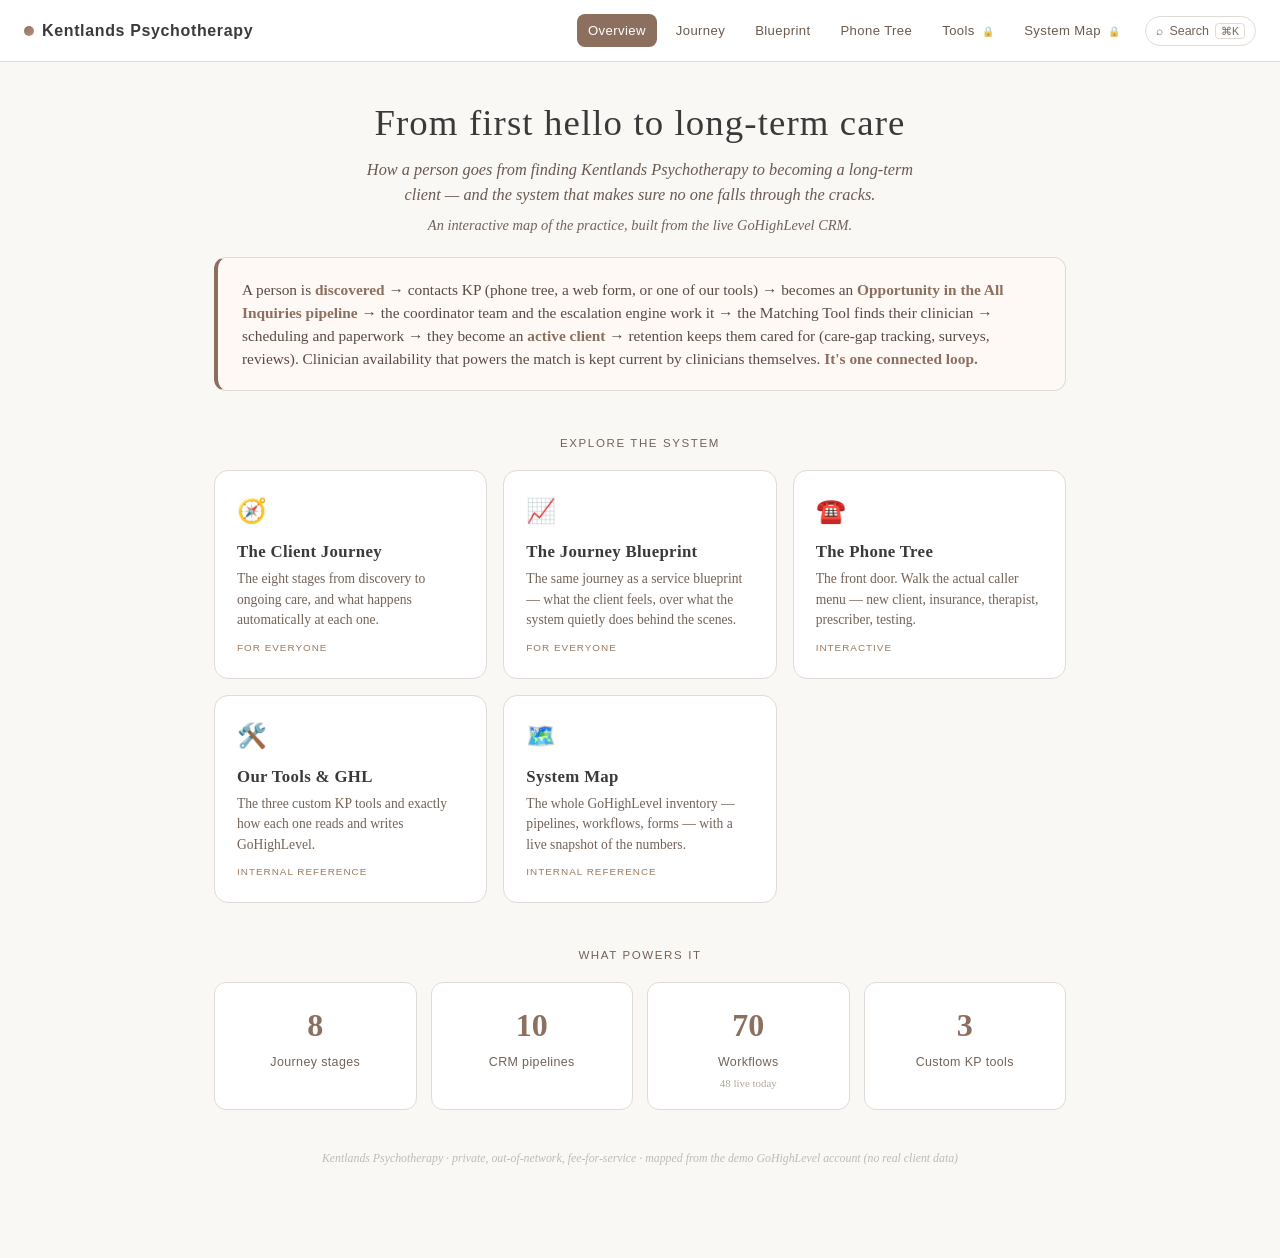
<file: index.html>
<!DOCTYPE html>
<html lang="en">
<head>
  <meta charset="UTF-8" />
  <meta name="viewport" content="width=device-width, initial-scale=1.0" />
  <title>Kentlands Psychotherapy — The Full Client Journey</title>
  <link rel="stylesheet" href="styles.css" />
</head>
<body>

<nav class="nav" id="site-nav"></nav>
<script src="site.js"></script>

<div class="wrap">
  <header class="hero">
    <h1>From first hello to long-term care</h1>
    <p class="lede">How a person goes from finding Kentlands Psychotherapy to becoming a long-term client — and the system that makes sure no one falls through the cracks.</p>
    <p class="sub">An interactive map of the practice, built from the live GoHighLevel CRM.</p>
  </header>

  <div class="callout">
    A person is <strong>discovered</strong> → contacts KP (phone tree, a web form, or one of our tools)
    → becomes an <strong>Opportunity in the All Inquiries pipeline</strong> → the coordinator team and the
    escalation engine work it → the Matching Tool finds their clinician → scheduling and paperwork →
    they become an <strong>active client</strong> → retention keeps them cared for (care-gap tracking,
    surveys, reviews). Clinician availability that powers the match is kept current by clinicians
    themselves. <strong>It's one connected loop.</strong>
  </div>

  <div class="section-title">Explore the system</div>
  <div class="card-grid">
    <a class="nav-card" href="journey.html">
      <div class="ic">🧭</div>
      <h3>The Client Journey</h3>
      <p>The eight stages from discovery to ongoing care, and what happens automatically at each one.</p>
      <span class="tag-mini">For everyone</span>
    </a>
    <a class="nav-card" href="blueprint.html">
      <div class="ic">📈</div>
      <h3>The Journey Blueprint</h3>
      <p>The same journey as a service blueprint — what the client feels, over what the system quietly does behind the scenes.</p>
      <span class="tag-mini">For everyone</span>
    </a>
    <a class="nav-card" href="phone-tree.html">
      <div class="ic">☎️</div>
      <h3>The Phone Tree</h3>
      <p>The front door. Walk the actual caller menu — new client, insurance, therapist, prescriber, testing.</p>
      <span class="tag-mini">Interactive</span>
    </a>
    <a class="nav-card" href="tools.html">
      <div class="ic">🛠️</div>
      <h3>Our Tools &amp; GHL</h3>
      <p>The three custom KP tools and exactly how each one reads and writes GoHighLevel.</p>
      <span class="tag-mini">Internal reference</span>
    </a>
    <a class="nav-card" href="system-map.html">
      <div class="ic">🗺️</div>
      <h3>System Map</h3>
      <p>The whole GoHighLevel inventory — pipelines, workflows, forms — with a live snapshot of the numbers.</p>
      <span class="tag-mini">Internal reference</span>
    </a>
  </div>

  <div class="section-title">What powers it</div>
  <div class="stat-grid">
    <div class="stat"><div class="num">8</div><div class="lbl">Journey stages</div></div>
    <div class="stat"><div class="num">10</div><div class="lbl">CRM pipelines</div></div>
    <div class="stat"><div class="num">70</div><div class="lbl">Workflows</div><div class="sub">48 live today</div></div>
    <div class="stat"><div class="num">3</div><div class="lbl">Custom KP tools</div></div>
  </div>

  <footer>Kentlands Psychotherapy · private, out-of-network, fee-for-service · mapped from the demo GoHighLevel account (no real client data)</footer>
</div>

</body>
</html>
</file>
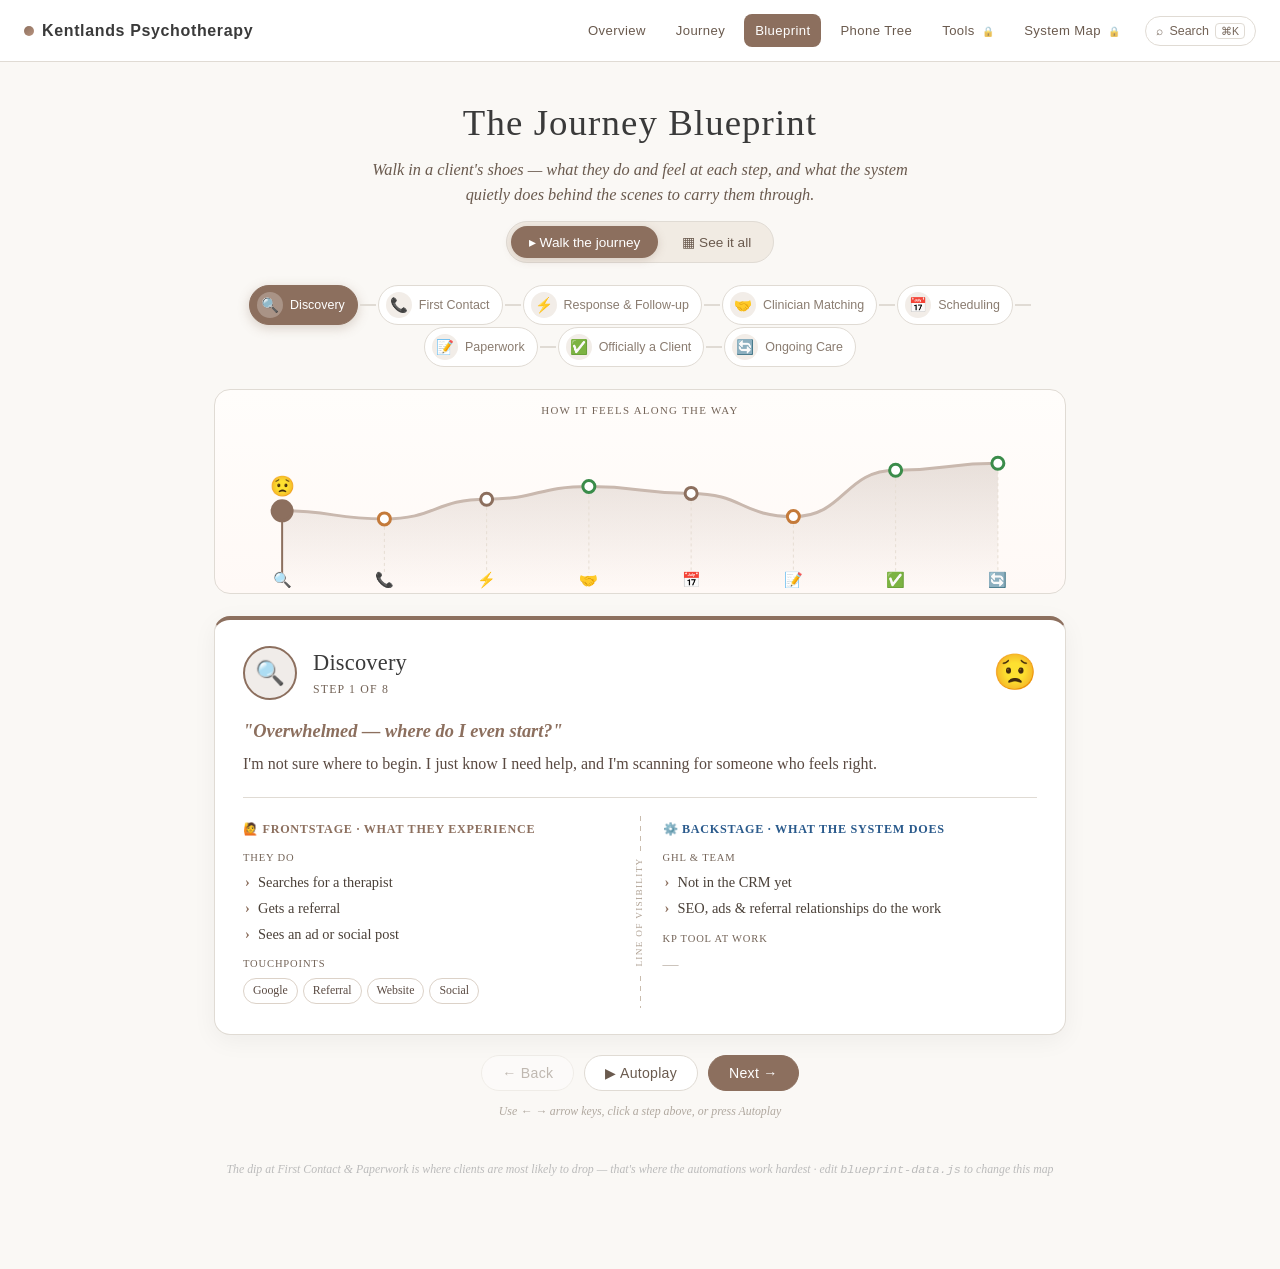
<file: blueprint.html>
<!DOCTYPE html>
<html lang="en">
<head>
  <meta charset="UTF-8" />
  <meta name="viewport" content="width=device-width, initial-scale=1.0" />
  <title>Journey Blueprint — Kentlands Psychotherapy</title>
  <link rel="stylesheet" href="styles.css" />
</head>
<body>

<nav class="nav" id="site-nav"></nav>
<script src="site.js"></script>

<div class="wrap">
  <header class="hero">
    <h1>The Journey Blueprint</h1>
    <p class="lede">Walk in a client's shoes — what they <em>do and feel</em> at each step, and what the system quietly does behind the scenes to carry them through.</p>
  </header>

  <!-- mode toggle -->
  <div class="mode-toggle" role="tablist">
    <button class="mode-btn active" id="mode-walk" onclick="setMode('walk')">▸ Walk the journey</button>
    <button class="mode-btn" id="mode-grid" onclick="setMode('grid')">▦ See it all</button>
  </div>

  <!-- ══════════ WALKTHROUGH VIEW ══════════ -->
  <section id="view-walk">
    <!-- clickable stepper -->
    <div class="stepper" id="stepper"></div>

    <!-- interactive emotion curve -->
    <div class="emo-hero">
      <div class="emo-hero-label">How it feels along the way</div>
      <div class="emo-hero-svg" id="emo-hero"><svg id="emo-hero-svg"></svg></div>
    </div>

    <!-- spotlight card -->
    <div class="wt-card" id="wt-card"></div>

    <!-- controls -->
    <div class="wt-controls">
      <button class="flow-btn" id="wt-prev" onclick="prev()">← Back</button>
      <button class="flow-btn wt-auto" id="wt-auto" onclick="toggleAuto()">▶ Autoplay</button>
      <button class="flow-btn wt-next" id="wt-next" onclick="next()">Next →</button>
    </div>
    <p class="wt-hint">Use ← → arrow keys, click a step above, or press Autoplay</p>
  </section>

  <!-- ══════════ GRID (SEE IT ALL) VIEW ══════════ -->
  <section id="view-grid" hidden>
    <div class="bp-legend">
      <span><span class="bp-key front"></span> Frontstage — what the client experiences</span>
      <span><span class="bp-key back"></span> Backstage — what GHL &amp; the team do, unseen</span>
    </div>
    <div class="bp-scroll" id="bp-scroll"><div class="bp-grid" id="bp-grid"></div></div>
  </section>

  <footer>The dip at First Contact &amp; Paperwork is where clients are most likely to drop — that's where the automations work hardest · edit <code>blueprint-data.js</code> to change this map</footer>
</div>

<script src="blueprint-data.js"></script>
<script>
const D = window.BLUEPRINT, N = D.length;
let cur = 0, mode = "walk", autoTimer = null;
const SVGNS = "http://www.w3.org/2000/svg";
const $ = id => document.getElementById(id);

// sentiment → color band
function sent(v) { return v < 45 ? "#c47a3a" : v < 63 ? "#8c6f5e" : "#3a8c4a"; }

/* ── stepper ─────────────────────────────── */
function renderStepper() {
  $("stepper").innerHTML = D.map((s, i) =>
    '<button class="step' + (i === cur ? ' active' : '') + (i < cur ? ' done' : '') + '" ' +
    'onclick="goTo(' + i + ')" title="' + s.name + '">' +
    '<span class="step-ic">' + s.icon + '</span>' +
    '<span class="step-nm">' + s.name + '</span></button>' +
    (i < N - 1 ? '<span class="step-line' + (i < cur ? ' done' : '') + '"></span>' : '')
  ).join("");
}

/* ── spotlight card ──────────────────────── */
function renderSpotlight() {
  const s = D[cur], c = sent(s.emotion);
  const list = a => '<ul class="wt-list">' + a.map(x => '<li>' + x + '</li>').join('') + '</ul>';
  const tags = a => '<div class="bp-tags">' + a.map(t => '<span class="bp-tag">' + t + '</span>').join('') + '</div>';
  $("wt-card").style.setProperty("--accent", c);
  $("wt-card").innerHTML =
    '<div class="wt-head">' +
      '<span class="wt-icon" style="background:' + c + '22;border-color:' + c + '">' + s.icon + '</span>' +
      '<div class="wt-head-txt"><div class="wt-stage">' + s.name + '</div>' +
        '<div class="wt-count">Step ' + (cur + 1) + ' of ' + N + '</div></div>' +
      '<span class="wt-emoji" title="' + s.feel + '">' + s.emoji + '</span>' +
    '</div>' +
    '<div class="wt-feel" style="color:' + c + '">"' + s.feel + '"</div>' +
    '<div class="wt-story">' + s.story + '</div>' +
    '<div class="wt-cols">' +
      '<div class="wt-col front">' +
        '<h4>🙋 Frontstage · what they experience</h4>' +
        '<div class="wt-sub">They do</div>' + list(s.client) +
        '<div class="wt-sub">Touchpoints</div>' + tags(s.touch) +
      '</div>' +
      '<div class="wt-visline"><span>line of visibility</span></div>' +
      '<div class="wt-col back">' +
        '<h4>⚙️ Backstage · what the system does</h4>' +
        '<div class="wt-sub">GHL &amp; team</div>' + list(s.backstage) +
        '<div class="wt-sub">KP tool at work</div>' +
        (s.tool ? '<span class="bp-tool">' + s.tool + '</span>' : '<span class="bp-none">—</span>') +
      '</div>' +
    '</div>';
  // re-trigger entrance animation
  const card = $("wt-card"); card.classList.remove("enter"); void card.offsetWidth; card.classList.add("enter");
  // buttons
  $("wt-prev").disabled = cur === 0;
  $("wt-next").disabled = cur === N - 1;
}

/* ── interactive hero emotion curve ──────── */
function drawHeroCurve(animate) {
  const host = $("emo-hero"), svg = $("emo-hero-svg");
  const w = host.clientWidth, h = host.clientHeight;
  if (!w || !h) return;
  const padX = Math.max(30, w / N / 2), padY = 26, usable = h - padY * 2;
  const pts = D.map((s, i) => ({
    x: padX + (i * (w - padX * 2)) / (N - 1),
    y: padY + (1 - s.emotion / 100) * usable, s, i
  }));
  let line = "M " + pts[0].x + " " + pts[0].y;
  for (let i = 1; i < pts.length; i++) {
    const a = pts[i - 1], b = pts[i], mx = (a.x + b.x) / 2;
    line += " C " + mx + " " + a.y + ", " + mx + " " + b.y + ", " + b.x + " " + b.y;
  }
  const area = line + " L " + pts[N - 1].x + " " + h + " L " + pts[0].x + " " + h + " Z";
  let inner =
    '<defs><linearGradient id="emoFill" x1="0" y1="0" x2="0" y2="1">' +
      '<stop offset="0" stop-color="#8c6f5e" stop-opacity="0.20"/>' +
      '<stop offset="1" stop-color="#8c6f5e" stop-opacity="0"/></linearGradient></defs>' +
    '<path d="' + area + '" fill="url(#emoFill)" stroke="none"/>' +
    '<path id="emo-path" d="' + line + '" fill="none" stroke="#c9b8ae" stroke-width="3"/>';
  pts.forEach(p => {
    const on = p.i === cur;
    inner += '<line x1="' + p.x + '" y1="' + (p.y + 8) + '" x2="' + p.x + '" y2="' + (h - 16) + '" stroke="' + (on ? sent(p.s.emotion) : "#e6ddd3") + '" stroke-width="' + (on ? 2 : 1) + '" stroke-dasharray="' + (on ? "0" : "3 3") + '"/>';
  });
  pts.forEach(p => {
    const on = p.i === cur, col = sent(p.s.emotion);
    inner += '<circle class="emo-pt" data-i="' + p.i + '" cx="' + p.x + '" cy="' + p.y + '" r="' + (on ? 10 : 6) + '" fill="' + (on ? col : "#fff") + '" stroke="' + col + '" stroke-width="3" style="cursor:pointer"/>';
    inner += '<text class="emo-ic" x="' + p.x + '" y="' + (h - 4) + '" text-anchor="middle">' + p.s.icon + '</text>';
    if (on) inner += '<text class="emo-now" x="' + p.x + '" y="' + (p.y - 18) + '" text-anchor="middle">' + p.s.emoji + '</text>';
  });
  svg.setAttribute("viewBox", "0 0 " + w + " " + h);
  svg.setAttribute("width", w); svg.setAttribute("height", h);
  svg.innerHTML = inner;
  svg.querySelectorAll(".emo-pt").forEach(c => c.addEventListener("click", () => goTo(+c.dataset.i)));
  if (animate) {
    const path = $("emo-path"), len = path.getTotalLength();
    path.style.strokeDasharray = len; path.style.strokeDashoffset = len;
    path.style.transition = "stroke-dashoffset 1.1s ease";
    setTimeout(() => { path.style.strokeDashoffset = "0"; }, 30);
  }
}

/* ── navigation ──────────────────────────── */
function renderWalk(animateCurve) { renderStepper(); renderSpotlight(); drawHeroCurve(animateCurve); }
function goTo(i) { stopAuto(); cur = Math.max(0, Math.min(N - 1, i)); renderWalk(false); }
function next() { if (cur < N - 1) { cur++; renderWalk(false); } else stopAuto(); }
function prev() { if (cur > 0) { cur--; renderWalk(false); } }

function toggleAuto() {
  if (autoTimer) { stopAuto(); return; }
  if (cur >= N - 1) cur = 0;
  $("wt-auto").innerHTML = "⏸ Pause"; $("wt-auto").classList.add("playing");
  renderWalk(false);
  autoTimer = setInterval(() => { if (cur >= N - 1) stopAuto(); else { cur++; renderWalk(false); } }, 2800);
}
function stopAuto() {
  if (!autoTimer) return;
  clearInterval(autoTimer); autoTimer = null;
  const b = $("wt-auto"); if (b) { b.innerHTML = "▶ Autoplay"; b.classList.remove("playing"); }
}

document.addEventListener("keydown", e => {
  if (mode !== "walk") return;
  const pal = document.getElementById("cmdk");
  if (pal && !pal.hidden) return;      // don't drive the walkthrough while the command palette is open
  if (e.key === "ArrowRight") { e.preventDefault(); next(); }
  if (e.key === "ArrowLeft")  { e.preventDefault(); prev(); }
});

/* ── mode toggle ─────────────────────────── */
function setMode(m) {
  mode = m; stopAuto();
  $("mode-walk").classList.toggle("active", m === "walk");
  $("mode-grid").classList.toggle("active", m === "grid");
  $("view-walk").hidden = m !== "walk";
  $("view-grid").hidden = m !== "grid";
  if (m === "walk") { renderWalk(true); }
  else { if (!$("bp-grid").dataset.built) buildGrid(); setTimeout(drawGridEmotion, 40); }
}

/* ── grid ("see it all") ─────────────────── */
function buildGrid() {
  const grid = $("bp-grid");
  grid.style.gridTemplateColumns = "var(--lane-w) repeat(" + N + ", minmax(190px, 1fr))";
  const lane = (l, s) => '<div class="bp-lane-label"><span class="ll-title">' + l + '</span>' + (s ? '<span class="ll-sub">' + s + '</span>' : '') + '</div>';
  const list = a => '<ul class="bp-list">' + a.map(i => '<li>' + i + '</li>').join('') + '</ul>';
  let html = '<div class="bp-lane-label bp-corner">Stage</div>';
  D.forEach((s, i) => html += '<div class="bp-cell bp-head" data-col="' + i + '"><span class="bp-ic">' + s.icon + '</span><span class="bp-stage-name">' + s.name + '</span></div>');
  html += lane("What the client does", "frontstage");
  D.forEach((s, i) => html += '<div class="bp-cell front" data-col="' + i + '">' + list(s.client) + '</div>');
  html += lane("Touchpoints", "channels");
  D.forEach((s, i) => html += '<div class="bp-cell front" data-col="' + i + '"><div class="bp-tags">' + s.touch.map(t => '<span class="bp-tag">' + t + '</span>').join('') + '</div></div>');
  html += lane("How it feels", "emotion");
  html += '<div class="bp-emotion" id="bp-emotion" style="grid-column: 2 / -1;"><svg id="bp-emo-svg"></svg></div>';
  html += '<div class="bp-visibility" style="grid-column: 1 / -1;"><span>— line of visibility —</span></div>';
  html += lane("Behind the scenes", "GHL + team");
  D.forEach((s, i) => html += '<div class="bp-cell back" data-col="' + i + '">' + list(s.backstage) + '</div>');
  html += lane("KP tool at work", "our software");
  D.forEach((s, i) => html += '<div class="bp-cell back" data-col="' + i + '">' + (s.tool ? '<span class="bp-tool">' + s.tool + '</span>' : '<span class="bp-none">—</span>') + '</div>');
  grid.innerHTML = html; grid.dataset.built = "1";
  grid.addEventListener("mouseover", e => { const c = e.target.closest("[data-col]"); if (!c) return; grid.querySelectorAll("[data-col]").forEach(el => el.classList.toggle("col-focus", el.dataset.col === c.dataset.col)); });
  grid.addEventListener("mouseleave", () => grid.querySelectorAll(".col-focus").forEach(el => el.classList.remove("col-focus")));
}
function drawGridEmotion() {
  const host = $("bp-emotion"), svg = $("bp-emo-svg"); if (!host || !svg) return;
  const w = host.clientWidth, h = host.clientHeight; if (!w || !h) return;
  const padX = w / N / 2, padY = 22, usable = h - padY * 2;
  const pts = D.map((s, i) => ({ x: padX + (i * (w - padX * 2)) / (N - 1), y: padY + (1 - s.emotion / 100) * usable, s }));
  let d = "M " + pts[0].x + " " + pts[0].y;
  for (let i = 1; i < pts.length; i++) { const a = pts[i - 1], b = pts[i], mx = (a.x + b.x) / 2; d += " C " + mx + " " + a.y + ", " + mx + " " + b.y + ", " + b.x + " " + b.y; }
  let inner = '<path class="emo-line" d="' + d + '"/>';
  pts.forEach(p => { inner += '<circle class="emo-dot" cx="' + p.x + '" cy="' + p.y + '" r="6"/>'; inner += '<text class="emo-label" x="' + p.x + '" y="' + (p.y > h / 2 ? p.y - 14 : p.y + 24) + '">' + p.s.feel + '</text>'; });
  svg.setAttribute("viewBox", "0 0 " + w + " " + h); svg.setAttribute("width", w); svg.setAttribute("height", h); svg.innerHTML = inner;
}

window.addEventListener("resize", () => { if (mode === "walk") drawHeroCurve(false); else drawGridEmotion(); });
window.addEventListener("load", () => { if (mode === "walk") drawHeroCurve(true); });
setMode("walk");
setTimeout(() => drawHeroCurve(true), 80);
</script>
</body>
</html>
</file>
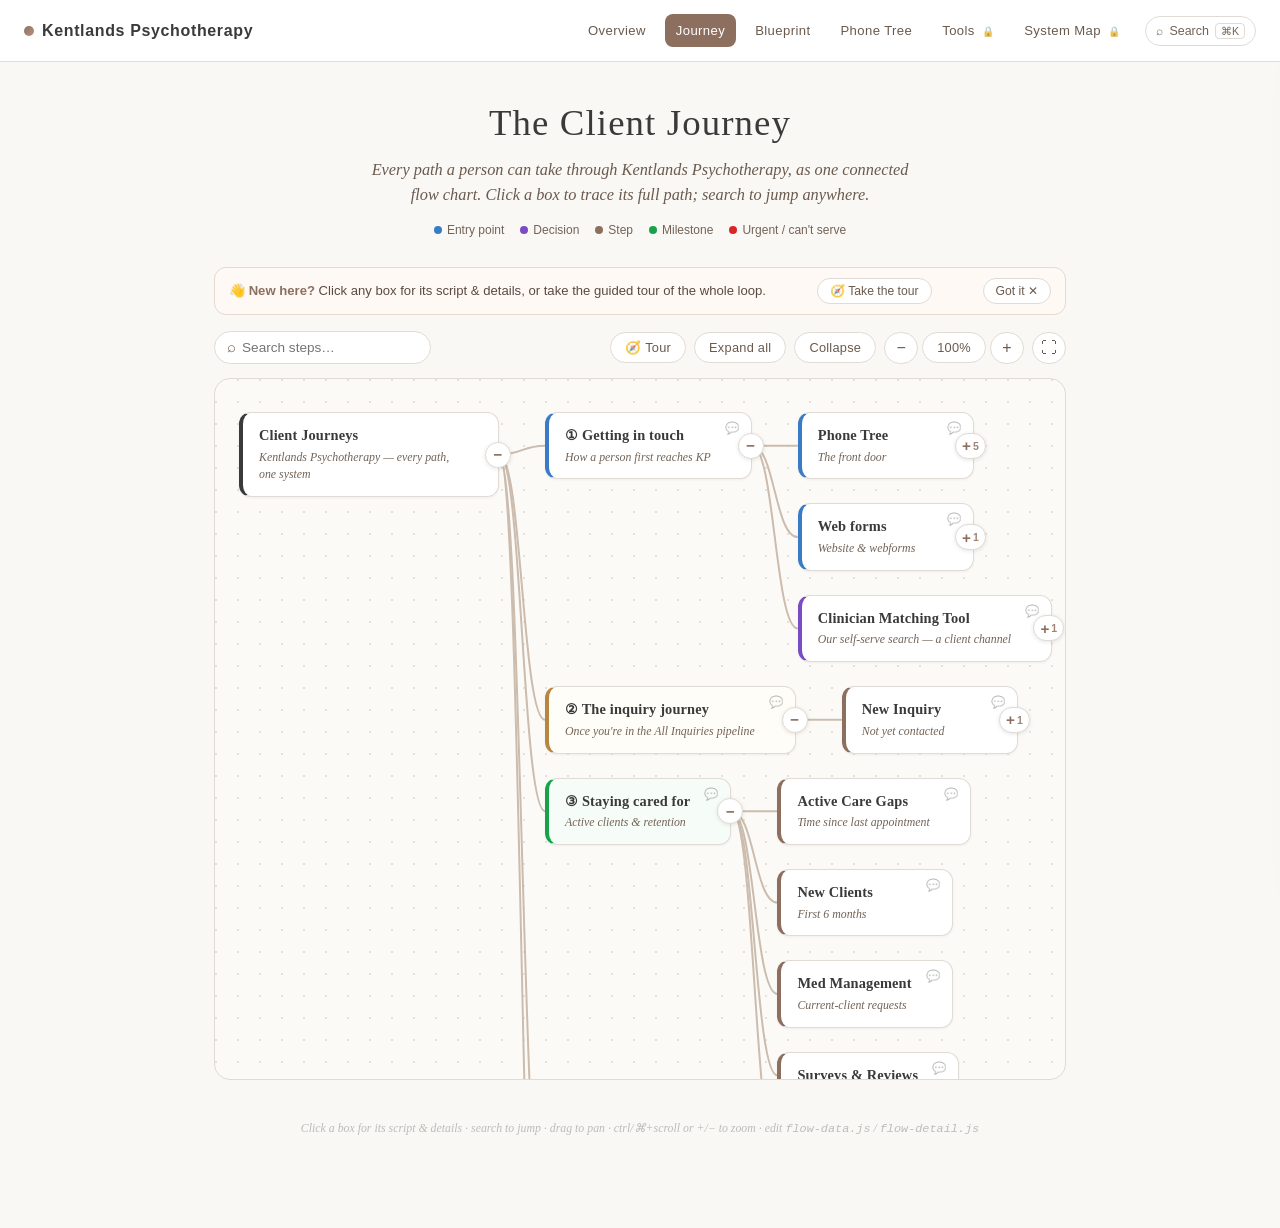
<file: journey.html>
<!DOCTYPE html>
<html lang="en">
<head>
  <meta charset="UTF-8" />
  <meta name="viewport" content="width=device-width, initial-scale=1.0" />
  <title>The Client Journey — Kentlands Psychotherapy</title>
  <link rel="stylesheet" href="styles.css" />
</head>
<body>

<nav class="nav" id="site-nav"></nav>
<script src="site.js"></script>

<div class="wrap">
  <header class="hero">
    <h1>The Client Journey</h1>
    <p class="lede">Every path a person can take through Kentlands Psychotherapy, as one connected flow chart. Click a box to trace its full path; search to jump anywhere.</p>
  </header>

  <div class="legend">
    <div class="legend-item"><div class="legend-dot type-entry"></div> Entry point</div>
    <div class="legend-item"><div class="legend-dot type-decision"></div> Decision</div>
    <div class="legend-item"><div class="legend-dot type-stage"></div> Step</div>
    <div class="legend-item"><div class="legend-dot type-milestone"></div> Milestone</div>
    <div class="legend-item"><div class="legend-dot type-urgent"></div> Urgent / can't serve</div>
  </div>

  <div class="hint-bubble" id="hint-bubble" hidden>
    <span>👋 <strong>New here?</strong> Click any box for its script &amp; details, or take the guided tour of the whole loop.</span>
    <button onclick="startTour()">🧭 Take the tour</button>
    <button onclick="dismissHint()" aria-label="Dismiss hint" title="Dismiss">Got it ✕</button>
  </div>

  <!-- everything inside .flow-stage is what goes fullscreen -->
  <div class="flow-stage" id="flow-stage">
    <div class="flow-toolbar">
      <div class="flow-search">
        <span class="s-ic">⌕</span>
        <input id="flow-search" type="text" placeholder="Search steps…" autocomplete="off" />
        <span class="s-count" id="s-count"></span>
      </div>
      <div class="tb-spacer"></div>
      <button class="flow-btn" id="tour-btn" onclick="toggleTour()">🧭 Tour</button>
      <button class="flow-btn" onclick="expandAll()">Expand all</button>
      <button class="flow-btn" onclick="collapseAll()">Collapse</button>
      <div class="zoom-group">
        <button class="flow-btn ic" onclick="zoomBy(-0.15)" title="Zoom out">&minus;</button>
        <button class="flow-btn zlabel" id="zlabel" onclick="zoomFit()" title="Fit to screen">100%</button>
        <button class="flow-btn ic" onclick="zoomBy(0.15)" title="Zoom in">+</button>
      </div>
      <button class="flow-btn ic" id="fs-btn" onclick="toggleFull()" title="Fullscreen">⛶</button>
    </div>

    <div class="tour-bar" id="tour-bar" hidden>
      <span class="tour-count" id="tour-count"></span>
      <span class="tour-blurb" id="tour-blurb"></span>
      <div class="tour-btns">
        <button class="flow-btn" id="tour-prev" onclick="tourPrev()">← Back</button>
        <button class="flow-btn tour-active" id="tour-next" onclick="tourNext()">Next →</button>
        <button class="flow-btn ic" onclick="toggleTour()" title="Exit tour" aria-label="Exit tour">✕</button>
      </div>
    </div>

    <div class="flow-scroll" id="flow">
      <div class="flow-sizer" id="flow-sizer">
        <div class="flow-inner" id="flow-inner">
          <svg class="flow-svg" id="flow-svg"></svg>
          <div id="flow-tree"></div>
        </div>
      </div>
    </div>

    <aside class="node-drawer" id="node-drawer" role="dialog" aria-modal="false" aria-labelledby="nd-title" tabindex="-1" aria-hidden="true">
      <button class="nd-close" id="nd-close" onclick="closeDrawer()" title="Close (Esc)" aria-label="Close details">✕</button>
      <div class="nd-head">
        <span class="nd-ic" id="nd-ic"></span>
        <div class="nd-head-txt"><h3 id="nd-title"></h3><p id="nd-sub"></p></div>
      </div>
      <div class="nd-body" id="nd-body"></div>
    </aside>
  </div>

  <footer>Click a box for its script &amp; details · search to jump · drag to pan · ctrl/⌘+scroll or +/− to zoom · edit <code>flow-data.js</code> / <code>flow-detail.js</code></footer>
</div>

<script src="flow-data.js"></script>
<script src="flow-detail.js"></script>
<script>
const SVGNS   = "http://www.w3.org/2000/svg";
const stageEl = document.getElementById("flow-stage");
const scrollEl= document.getElementById("flow");
const sizer   = document.getElementById("flow-sizer");
const inner   = document.getElementById("flow-inner");
const svg     = document.getElementById("flow-svg");
const treeEl  = document.getElementById("flow-tree");
const searchIn= document.getElementById("flow-search");
const sCount  = document.getElementById("s-count");
const zlabel  = document.getElementById("zlabel");
const byId    = {};
let scale = 1;
let selectedId = null;
let openId = null;

/* init: index nodes, set parents/depth, open the top two levels by default */
(function init(node, parent, depth) {
  node._parent = parent; node._depth = depth; node._open = depth <= 1;
  byId[node.id] = node;
  (node.children || []).forEach(c => init(c, node, depth + 1));
})(JOURNEY, null, 0);

function ancestors(id) {              // [node ... root]
  const chain = [];
  for (let n = byId[id]; n; n = n._parent) chain.push(n);
  return chain;
}

function buildNode(node) {
  const wrap = document.createElement("div");
  wrap.className = "tree-node";

  const card = document.createElement("div");
  card.className = "node-card type-" + (node.type || "stage");
  card.dataset.id = node.id;
  const hasDetail = !!(window.FLOW_DETAIL && FLOW_DETAIL[node.id]);
  if (hasDetail) card.classList.add("has-detail");
  if (node.id === openId) card.classList.add("drawer-active");

  let html = '<div class="n-label">' + node.label + '</div>';
  if (node.sub) html += '<div class="n-sub">' + node.sub + '</div>';
  if (node.detail && node._open) {
    html += '<div class="n-detail">' + node.detail.map(d => '<div>' + d + '</div>').join('') + '</div>';
  }
  card.innerHTML = html;
  if (hasDetail) { const b = document.createElement("span"); b.className = "detail-badge"; b.textContent = "💬"; b.title = "Click for its script & details"; card.appendChild(b); }

  if (node.type === "ref" && node.to) {
    card.tabIndex = 0;
    card.setAttribute("role", "link");
    card.setAttribute("aria-label", clean(node.label) + " — jump to linked step");
    card.addEventListener("click", (e) => { e.stopPropagation(); jumpTo(node.to); });
    card.addEventListener("keydown", (e) => { if (e.key === "Enter" || e.key === " ") { e.preventDefault(); jumpTo(node.to); } });
  } else if (node.id !== "root") {
    card.tabIndex = 0;
    card.setAttribute("role", "button");
    card.setAttribute("aria-label", clean(node.label) + (node.sub ? " — " + node.sub : "") + " — open details");
    card.addEventListener("click", (e) => { e.stopPropagation(); selectPath(node.id); openDrawer(node.id); });
    card.addEventListener("keydown", (e) => { if (e.key === "Enter" || e.key === " ") { e.preventDefault(); selectPath(node.id); openDrawer(node.id); } });
  }

  const kids = node.children || [];
  if (kids.length) {
    const btn = document.createElement("button");
    btn.className = "node-toggle";
    btn.innerHTML = node._open ? "&minus;" : ('+<span class="cnt">' + kids.length + '</span>');
    btn.title = node._open ? "Collapse" : "Expand " + kids.length;
    btn.addEventListener("click", (e) => { e.stopPropagation(); node._open = !node._open; render(); });
    card.appendChild(btn);
  }
  wrap.appendChild(card);

  if (kids.length && node._open) {
    const childWrap = document.createElement("div");
    childWrap.className = "tree-children";
    kids.forEach(c => childWrap.appendChild(buildNode(c)));
    wrap.appendChild(childWrap);
  }
  return wrap;
}

function render() {
  treeEl.innerHTML = "";
  treeEl.appendChild(buildNode(JOURNEY));
  applyZoom();          // sizes sizer + draws connectors
  paintSelection();
  paintSearch();
}

function applyZoom() {
  inner.style.transform = "scale(" + scale + ")";
  // layout size is transform-independent; size the sizer so scrollbars fit the scaled art
  const lw = inner.scrollWidth, lh = inner.scrollHeight;
  sizer.style.width  = (lw * scale) + "px";
  sizer.style.height = (lh * scale) + "px";
  zlabel.textContent = Math.round(scale * 100) + "%";
  drawConnectors(lw, lh);
  // drawConnectors rebuilds every <path>, so re-apply highlight/search paint (which live on paths)
  if (selectedId) paintSelection();
  if (searchMatches.length) paintSearch();
}

function drawConnectors(lw, lh) {
  svg.setAttribute("width", lw); svg.setAttribute("height", lh);
  svg.setAttribute("viewBox", "0 0 " + lw + " " + lh);
  while (svg.firstChild) svg.removeChild(svg.firstChild);
  const base = inner.getBoundingClientRect();           // scaled rect of the origin
  treeEl.querySelectorAll(".tree-node").forEach(n => {
    const parentCard = n.querySelector(":scope > .node-card");
    const childWrap  = n.querySelector(":scope > .tree-children");
    if (!parentCard || !childWrap) return;
    const pr = parentCard.getBoundingClientRect();
    const px = (pr.right - base.left) / scale, py = (pr.top - base.top + pr.height / 2) / scale;
    const pid = parentCard.dataset.id;
    childWrap.querySelectorAll(":scope > .tree-node > .node-card").forEach(cc => {
      const cr = cc.getBoundingClientRect();
      const cx = (cr.left - base.left) / scale, cy = (cr.top - base.top + cr.height / 2) / scale;
      const dx = Math.max(18, (cx - px) / 2);
      const path = document.createElementNS(SVGNS, "path");
      path.setAttribute("d", `M ${px} ${py} C ${px + dx} ${py}, ${cx - dx} ${cy}, ${cx} ${cy}`);
      path.dataset.to = cc.dataset.id;
      svg.appendChild(path);
    });
  });
}

/* ── zoom ─────────────────────────────── */
function setScale(s, focal) {
  s = Math.min(2, Math.max(0.3, s));
  if (Math.abs(s - scale) < 0.001) return;
  // keep the focal point (viewport coords) stable while zooming
  const rect = scrollEl.getBoundingClientRect();
  const fx = (focal ? focal.x : rect.width / 2), fy = (focal ? focal.y : rect.height / 2);
  const cx = (scrollEl.scrollLeft + fx) / scale, cy = (scrollEl.scrollTop + fy) / scale;
  scale = s; applyZoom();
  scrollEl.scrollLeft = cx * scale - fx; scrollEl.scrollTop = cy * scale - fy;
}
function zoomBy(d) { setScale(scale + d); }
function zoomFit() {
  const lw = inner.scrollWidth, lh = inner.scrollHeight;
  const pad = 40;
  const s = Math.min((scrollEl.clientWidth - pad) / lw, (scrollEl.clientHeight - pad) / lh, 1);
  scale = Math.max(0.3, s); applyZoom(); scrollToRoot();
}

/* ── expand / collapse / navigation ─────── */
// reliable center-scroll of the .flow-scroll container to a card (works with scale/abs layout)
function scrollToCard(el, inlineStart) {
  if (!el) return;
  setTimeout(() => {                       // let layout settle after render/applyZoom (setTimeout fires even when rAF is throttled)
    const cr = el.getBoundingClientRect(), fr = scrollEl.getBoundingClientRect();
    const left = scrollEl.scrollLeft + (cr.left - fr.left) - (inlineStart ? 40 : (scrollEl.clientWidth - cr.width) / 2);
    const top  = scrollEl.scrollTop  + (cr.top  - fr.top)  - (scrollEl.clientHeight - cr.height) / 2;
    scrollEl.scrollTo({ left: Math.max(0, left), top: Math.max(0, top), behavior: "smooth" });
  }, 60);
}
function scrollToRoot() { scrollToCard(treeEl.querySelector('.node-card[data-id="root"]'), true); }
function setAll(open) { Object.values(byId).forEach(n => { if (n.children && n.children.length) n._open = open; }); render(); scrollToRoot(); }
function expandAll()   { setAll(true); }
function collapseAll() { Object.values(byId).forEach(n => n._open = (n._depth <= 1)); render(); scrollToRoot(); }

function jumpTo(id) {
  const t = byId[id]; if (!t) return;
  for (let n = t; n; n = n._parent) n._open = true;
  selectedId = id; render();
  const el = treeEl.querySelector('.node-card[data-id="' + id + '"]');
  if (el) { scrollToCard(el);
            el.classList.add("flash"); setTimeout(() => el.classList.remove("flash"), 1200); }
}

/* ── path highlight (best-idea #4) ──────── */
function selectPath(id) {
  selectedId = (selectedId === id) ? null : id;
  paintSelection();
}
function paintSelection() {
  const path = selectedId ? new Set(ancestors(selectedId).map(n => n.id)) : null;
  inner.classList.toggle("has-selection", !!path);
  treeEl.querySelectorAll(".node-card").forEach(c =>
    c.classList.toggle("on-path", !!path && path.has(c.dataset.id)));
  svg.querySelectorAll("path").forEach(p =>
    p.classList.toggle("hl", !!path && path.has(p.dataset.to)));
}
scrollEl.addEventListener("click", (e) => {           // click empty canvas clears selection + closes drawer
  if (panMoved) return;                               // ignore the click that ends a pan-drag
  if (e.target.closest(".node-card, .node-toggle")) return;   // clicks on boxes do their own thing
  selectedId = null; paintSelection(); closeDrawer();
});

/* ── node detail drawer (scripts, text-backs, links) ─────── */
// single source of truth: the --type-* custom properties in styles.css
const TYPE_COLORS = (() => {
  const cs = getComputedStyle(document.documentElement);
  const get = (k, fb) => (cs.getPropertyValue("--type-" + k).trim() || fb);
  return { entry:get("entry","#3a7bc8"), decision:get("decision","#7a4cc4"), stage:get("stage","#8c6f5e"),
           pipeline:get("pipeline","#b8863e"), milestone:get("milestone","#16a34a"), urgent:get("urgent","#dc2626"),
           root:get("root","#3a3a3a"), ref:get("ref","#b0a89f") };
})();
const MOD_META = {
  script:    { ic:"💬", label:"The script" },
  behind:    { ic:"⚙️", label:"Behind the scenes" },
  textback:  { ic:"📲", label:"Auto text-back" },
  link:      { ic:"🔗", label:"Link" },
  tool:      { ic:"🛠️", label:"Tool in play" },
  serve:     { ic:"🎯", label:"Fit" },
  note:      { ic:"📌", label:"Good to know" },
  faq:       { ic:"❓", label:"Client FAQ" },
  checklist: { ic:"✅", label:"Internal checklist" },
  problem:   { ic:"⚠️", label:"Watch-out" }
};
const clean = s => String(s).replace(/^[①②③④⑤⑥⑦⑧⑨]\s*/, "");
function openDrawer(id) {
  const n = byId[id]; if (!n) return;
  openId = id;
  document.getElementById("nd-ic").style.background = TYPE_COLORS[n.type] || "#8c6f5e";
  document.getElementById("nd-title").textContent = clean(n.label);
  document.getElementById("nd-sub").textContent = n.sub || "";
  const mods = window.FLOW_DETAIL && FLOW_DETAIL[id];
  let html = "";
  if (mods && mods.length) {
    html = mods.map(m => {
      const t = MOD_META[m.type] || MOD_META.note;
      let s = '<div class="nd-mod m-' + m.type + '"><div class="nd-mod-h">' + t.ic + '  ' + (m.title || t.label) + '</div>';
      s += '<div class="nd-mod-b">' + m.body + '</div>';
      if (m.link) s += '<a class="nd-mod-link" href="' + m.link + '" target="_blank" rel="noopener">' + (m.linkLabel || "Open") + ' ↗</a>';
      if (m.type === "script" || m.type === "textback") s += '<button class="nd-copy" onclick="copyMod(this)" title="Copy to clipboard">⧉ Copy</button>';
      return s + '</div>';
    }).join("");
  } else if (n.detail && n.detail.length) {
    html = '<div class="nd-mod m-note"><div class="nd-mod-h">📌  At a glance</div><div class="nd-mod-b"><ul class="nd-ul">' + n.detail.map(d => '<li>' + d + '</li>').join("") + '</ul></div></div>';
  } else {
    html = '<div class="nd-empty">No extra detail for this step yet — add it in <code>flow-detail.js</code>.</div>';
  }
  // clickable breadcrumb
  const chainNodes = ancestors(id).reverse();
  const crumbs = chainNodes.map((x, i) => i === chainNodes.length - 1
    ? '<span class="nd-crumb cur">' + clean(x.label) + '</span>'
    : '<button class="nd-crumb" onclick="navTo(\'' + x.id + '\')">' + clean(x.label) + '</button>'
  ).join('<span class="nd-crumb-sep">›</span>');
  // "where this leads" — jump to child steps
  let next = "";
  const kids = n.children || [];
  if (kids.length) {
    next = '<div class="nd-next"><div class="nd-next-h">Where this leads</div>' +
      kids.map(c => { const tid = (c.type === "ref" && c.to) ? c.to : c.id;
        return '<button class="nd-next-btn" onclick="navTo(\'' + tid + '\')">' + clean(c.label) +
          (c.sub ? ' <em>' + c.sub + '</em>' : '') + '<span class="arw">→</span></button>'; }).join("") +
      '</div>';
  }
  document.getElementById("nd-body").innerHTML = '<div class="nd-path">' + crumbs + '</div>' + html + next;
  document.getElementById("nd-body").scrollTop = 0;
  const drawer = document.getElementById("node-drawer");
  drawer.classList.add("open");
  drawer.setAttribute("aria-hidden", "false");
  stageEl.classList.add("drawer-open");     // shrink the canvas so it no longer sits under the panel
  applyZoom();                              // recompute scroll range for the narrower canvas
  treeEl.querySelectorAll(".node-card.drawer-active").forEach(c => c.classList.remove("drawer-active"));
  const cardEl = treeEl.querySelector('.node-card[data-id="' + id + '"]');
  if (cardEl) { cardEl.classList.add("drawer-active"); scrollToCard(cardEl); }   // bring it into the visible area
  drawer.focus({ preventScroll: true });    // move focus into the dialog for keyboard + screen-reader users
}
function closeDrawer() {
  const wasOpen = !!openId;
  const returnEl = openId ? treeEl.querySelector('.node-card[data-id="' + openId + '"]') : null;
  openId = null;
  const drawer = document.getElementById("node-drawer");
  drawer.classList.remove("open");
  drawer.setAttribute("aria-hidden", "true");
  if (stageEl.classList.contains("drawer-open")) { stageEl.classList.remove("drawer-open"); applyZoom(); }
  treeEl.querySelectorAll(".node-card.drawer-active").forEach(c => c.classList.remove("drawer-active"));
  if (wasOpen && returnEl) returnEl.focus({ preventScroll: true });   // restore focus to the card that opened it
}
function navTo(id) { jumpTo(id); openDrawer(id); }
function copyMod(btn) {
  const body = btn.closest(".nd-mod").querySelector(".nd-mod-b"); if (!body) return;
  const txt = body.innerText.replace(/^[“"]+|[”"]+$/g, "").trim();
  const done = () => { btn.textContent = "Copied ✓"; btn.classList.add("ok"); setTimeout(() => { btn.textContent = "⧉ Copy"; btn.classList.remove("ok"); }, 1400); };
  const fail = () => { btn.textContent = "Select & ⌘/Ctrl-C"; setTimeout(() => { btn.textContent = "⧉ Copy"; }, 1800); };
  const fallback = () => {
    try {
      const ta = document.createElement("textarea");
      ta.value = txt; ta.style.position = "fixed"; ta.style.top = "-1000px"; ta.style.opacity = "0";
      document.body.appendChild(ta); ta.focus(); ta.select();
      const ok = document.execCommand("copy"); document.body.removeChild(ta);
      ok ? done() : fail();
    } catch (e) { fail(); }
  };
  if (navigator.clipboard && navigator.clipboard.writeText) navigator.clipboard.writeText(txt).then(done).catch(fallback);
  else fallback();
}
document.addEventListener("keydown", e => {
  if (e.key !== "Escape") return;
  const pal = document.getElementById("cmdk");
  if (pal && !pal.hidden) return;      // the command palette owns Escape while it's open
  closeDrawer(); if (tourOn) toggleTour();
});

/* ── guided tour — narrates the one-connected-loop in 11 stops ─────── */
const TOUR = [
  { id: "entry",         blurb: "Every journey starts here — the three front doors a person can come through: the phone tree, a web form, or our self-serve Matching Tool." },
  { id: "phone",         blurb: "Most people call. The phone tree screens spam, figures out why they're calling, and quietly opens an inquiry so nobody is lost." },
  { id: "insurance",     blurb: "The real filter. KP is out-of-network, so the menu pre-qualifies callers by coverage — the team's time goes to good-fit leads." },
  { id: "matching-tool", blurb: "The self-serve path: a 3-step wizard that finds a client their own match. Insurance only comes up at the very end, when they connect." },
  { id: "inquiry",       blurb: "However they arrived, everyone lands in one place — the All Inquiries pipeline. This is the spine the whole practice runs on." },
  { id: "response",      blurb: "The team makes contact. If they don't, an escalation engine flags the inquiry URGENT at 9, 16, and 32 business hours — no lead goes cold." },
  { id: "matching",      blurb: "Now the fit work: the matching form and appointment-desk survey narrow to the right clinician, with availability kept fresh automatically." },
  { id: "paperwork",     blurb: "Scheduling and intake. Paperwork still incomplete after 48 hours? It's flagged URGENT — this is where people are most likely to drop." },
  { id: "client",        blurb: "The milestone: booked + paperwork done = officially a client. Future calls now route them to the Existing-Client menu instead." },
  { id: "retention",     blurb: "Care doesn't stop at 'won.' Care-gap tracking, surveys, reviews and reactivation keep clients cared for over time." },
  { id: "team-tools",    blurb: "Behind all of it: two internal tools — the coordinator's call co-pilot and the clinician self-service — that quietly keep the match current." }
];
let tourOn = false, tourIdx = 0;
function startTour() { dismissHint(); if (!tourOn) toggleTour(); }
function toggleTour() {
  tourOn = !tourOn;
  document.getElementById("tour-bar").hidden = !tourOn;
  document.getElementById("tour-btn").classList.toggle("tour-active", tourOn);
  if (tourOn) { tourIdx = 0; tourGo(); }
  else { closeDrawer(); selectedId = null; paintSelection(); }
}
function tourGo() {
  const stop = TOUR[tourIdx];
  document.getElementById("tour-count").textContent = "Stop " + (tourIdx + 1) + " / " + TOUR.length;
  document.getElementById("tour-blurb").textContent = stop.blurb;
  document.getElementById("tour-prev").disabled = tourIdx === 0;
  document.getElementById("tour-next").textContent = tourIdx === TOUR.length - 1 ? "Finish ✓" : "Next →";
  jumpTo(stop.id);            // reveal + scroll + flash + trace its path from root
  openDrawer(stop.id);        // show its detail
}
function tourNext() { if (tourIdx < TOUR.length - 1) { tourIdx++; tourGo(); } else toggleTour(); }
function tourPrev() { if (tourIdx > 0) { tourIdx--; tourGo(); } }

/* first-visit nudge (once per browser) */
try {
  if (!localStorage.getItem("kp-journey-seen")) document.getElementById("hint-bubble").hidden = false;
} catch (e) {}
function dismissHint() {
  document.getElementById("hint-bubble").hidden = true;
  try { localStorage.setItem("kp-journey-seen", "1"); } catch (e) {}
}

/* ── search (best-idea #3) ──────────────── */
let searchMatches = [];
function matchNode(n, term) {
  const hay = (n.label + " " + (n.sub || "") + " " + (n.detail || []).join(" ")).toLowerCase();
  return hay.includes(term);
}
searchIn.addEventListener("input", () => {
  const term = searchIn.value.trim().toLowerCase();
  if (term.length < 2) { searchMatches = []; render(); return; }
  searchMatches = Object.values(byId).filter(n => n.id !== "root" && matchNode(n, term));
  searchMatches.forEach(n => { for (let a = n; a; a = a._parent) a._open = true; }); // reveal
  render();
  if (searchMatches[0]) scrollToCard(treeEl.querySelector('.node-card[data-id="' + searchMatches[0].id + '"]'));
});
searchIn.addEventListener("keydown", (e) => { if (e.key === "Escape") { searchIn.value = ""; searchMatches = []; render(); } });
function paintSearch() {
  const ids = new Set(searchMatches.map(n => n.id));
  treeEl.querySelectorAll(".node-card").forEach(c => c.classList.toggle("match", ids.has(c.dataset.id)));
  sCount.textContent = searchIn.value.trim().length >= 2 ? (searchMatches.length + " found") : "";
}

/* ── pan: drag empty canvas ─────────────── */
let panning = false, panMoved = false, sx, sy, sl, st;
scrollEl.addEventListener("mousedown", (e) => {
  if (e.target.closest(".node-card, .node-toggle")) return;   // let cards/buttons work
  panning = true; panMoved = false; sx = e.clientX; sy = e.clientY; sl = scrollEl.scrollLeft; st = scrollEl.scrollTop;
  scrollEl.classList.add("grabbing");
});
window.addEventListener("mousemove", (e) => {
  if (!panning) return;
  if (Math.abs(e.clientX - sx) + Math.abs(e.clientY - sy) > 4) panMoved = true;   // it's a drag, not a click
  scrollEl.scrollLeft = sl - (e.clientX - sx); scrollEl.scrollTop = st - (e.clientY - sy);
});
window.addEventListener("mouseup", () => { panning = false; scrollEl.classList.remove("grabbing"); });

/* ctrl/⌘ + wheel to zoom toward the cursor */
scrollEl.addEventListener("wheel", (e) => {
  if (!(e.ctrlKey || e.metaKey)) return;
  e.preventDefault();
  const rect = scrollEl.getBoundingClientRect();
  setScale(scale + (e.deltaY < 0 ? 0.12 : -0.12), { x: e.clientX - rect.left, y: e.clientY - rect.top });
}, { passive: false });

/* ── fullscreen (requested) ─────────────── */
function toggleFull() {
  if (document.fullscreenElement) document.exitFullscreen();
  else stageEl.requestFullscreen().catch(() => {});
}
document.addEventListener("fullscreenchange", () => {
  const on = !!document.fullscreenElement;
  document.getElementById("fs-btn").innerHTML = on ? "⤢" : "⛶";
  setTimeout(() => { applyZoom(); if (on) zoomFit(); }, 60);
});

window.addEventListener("resize", () => applyZoom());
window.addEventListener("load", () => applyZoom());

/* open a node by id from anywhere (used by the ⌘K command palette + deep links) */
window.openNode = function (id) {
  if (!byId[id]) return;
  jumpTo(id); openDrawer(id);   // jumpTo already highlights the path; selectPath would toggle it off
};
function openFromHash() {
  const m = /node=([^&]+)/.exec(location.hash || "");
  if (m) { const id = decodeURIComponent(m[1]); if (byId[id]) setTimeout(() => window.openNode(id), 120); }
}
window.addEventListener("hashchange", openFromHash);

render();
setTimeout(applyZoom, 200);   // redraw once fonts settle
openFromHash();               // honor a journey.html#node=… deep link on first load
</script>
</body>
</html>
</file>
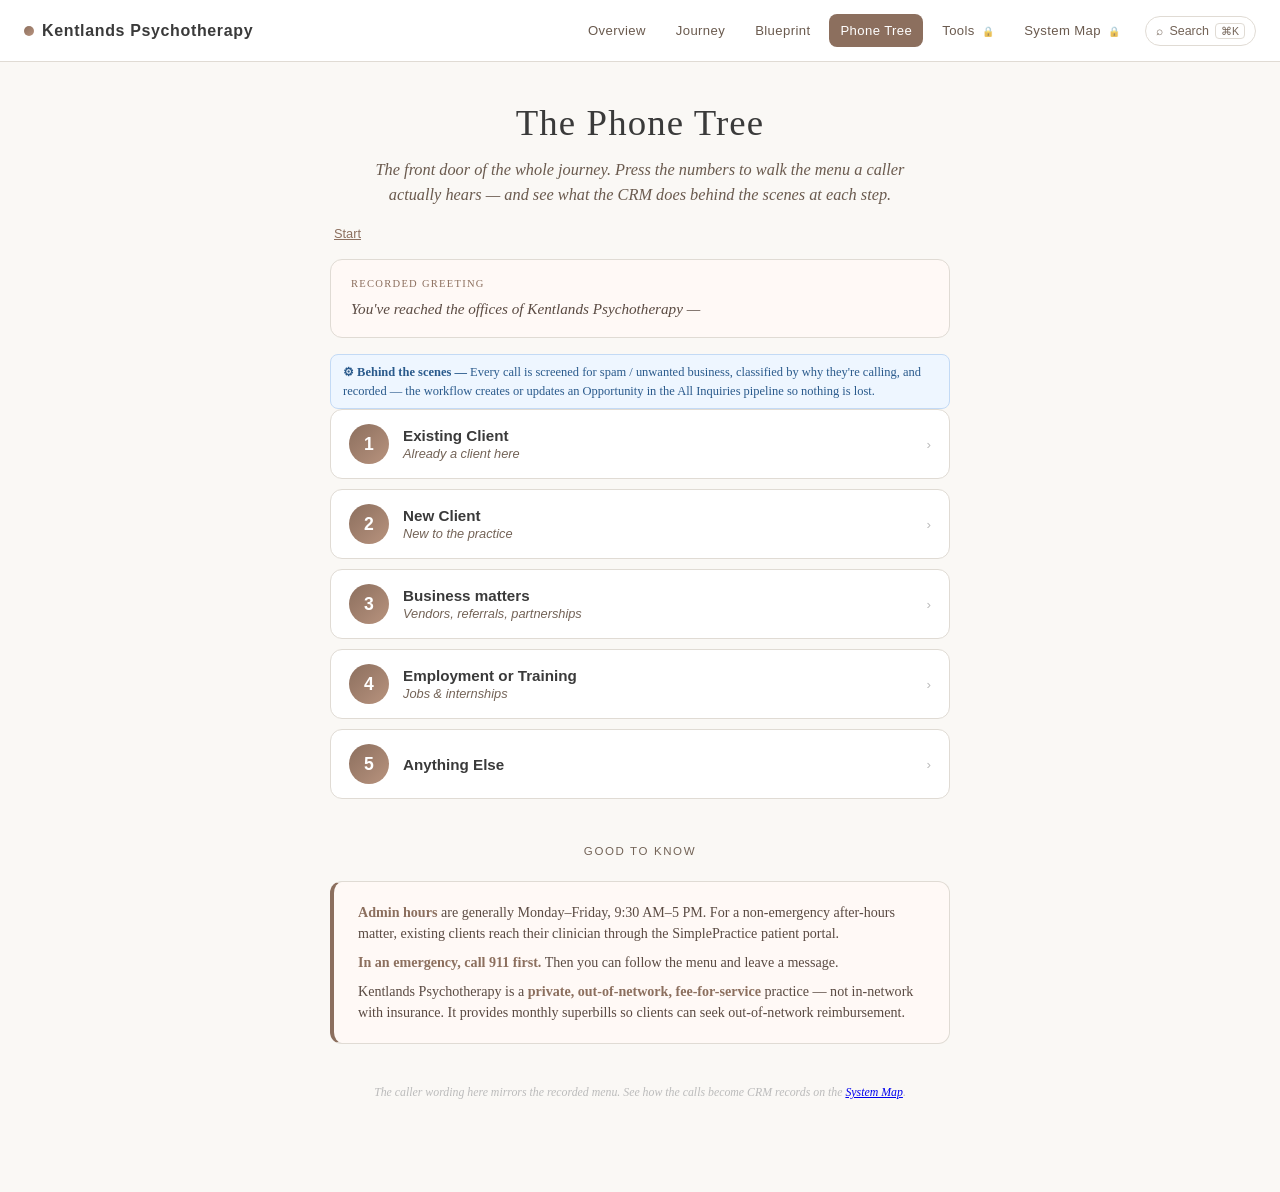
<file: phone-tree.html>
<!DOCTYPE html>
<html lang="en">
<head>
  <meta charset="UTF-8" />
  <meta name="viewport" content="width=device-width, initial-scale=1.0" />
  <title>The Phone Tree — Kentlands Psychotherapy</title>
  <link rel="stylesheet" href="styles.css" />
</head>
<body>

<nav class="nav" id="site-nav"></nav>
<script src="site.js"></script>

<div class="wrap">
  <header class="hero">
    <h1>The Phone Tree</h1>
    <p class="lede">The front door of the whole journey. Press the numbers to walk the menu a caller actually hears — and see what the CRM does behind the scenes at each step.</p>
  </header>

  <div class="phone-shell">
    <div class="dialpad-crumbs" id="crumbs"></div>
    <div id="node"></div>
  </div>

  <div class="section-title">Good to know</div>
  <div class="phone-shell">
    <div class="callout" style="font-style:normal;font-size:0.88rem;">
      <p><strong>Admin hours</strong> are generally Monday–Friday, 9:30&nbsp;AM–5&nbsp;PM. For a non-emergency after-hours matter, existing clients reach their clinician through the SimplePractice patient portal.</p>
      <p style="margin-top:8px;"><strong>In an emergency, call 911 first.</strong> Then you can follow the menu and leave a message.</p>
      <p style="margin-top:8px;">Kentlands Psychotherapy is a <strong>private, out-of-network, fee-for-service</strong> practice — not in-network with insurance. It provides monthly superbills so clients can seek out-of-network reimbursement.</p>
    </div>
  </div>

  <footer>The caller wording here mirrors the recorded menu. See how the calls become CRM records on the <a href="system-map.html">System Map</a>.</footer>
</div>

<script>
/* ── The menu tree. Each node: caption + optional keys / outcome / crm. ── */
const NODES = {
  main: {
    speaker: "Recorded greeting",
    caption: "You've reached the offices of Kentlands Psychotherapy —",
    crm: "Every call is screened for spam / unwanted business, classified by why they're calling, and recorded — the workflow creates or updates an Opportunity in the All Inquiries pipeline so nothing is lost.",
    keys: [
      { n: "1", title: "Existing Client", sub: "Already a client here", goto: "existing" },
      { n: "2", title: "New Client", sub: "New to the practice", goto: "new" },
      { n: "3", title: "Business matters", sub: "Vendors, referrals, partnerships", goto: "business" },
      { n: "4", title: "Employment or Training", sub: "Jobs & internships", goto: "employment" },
      { n: "5", title: "Anything Else", sub: "", goto: "anything" }
    ]
  },

  /* 1 — Existing client */
  existing: {
    speaker: "Recorded menu",
    caption: "Let's make sure we get you to the right person. At any time you can press 0 and, if an admin is available, we'll pick up.",
    keys: [
      { n: "1", title: "Urgent — appointment today", sub: "Something urgent about a session scheduled for today", goto: "ex_urgent" },
      { n: "2", title: "Book, cancel or reschedule", goto: "ex_sched" },
      { n: "3", title: "Set up a new service", goto: "ex_new" },
      { n: "4", title: "Medication issues", goto: "ex_meds" },
      { n: "5", title: "Records request", goto: "ex_records" },
      { n: "6", title: "Payment, billing, receipts", goto: "ex_billing" },
      { n: "7", title: "Anything else", goto: "ex_other" },
      { n: "0", title: "Operator", sub: "Reach an available admin", goto: "ex_operator" }
    ]
  },
  ex_urgent: { caption: "Urgent — today's appointment", outcome: "Routes to a dedicated voicemail (\"If you're hearing this…\") so the team is alerted right away.", crm: "Flagged for immediate pickup." },
  ex_sched: { caption: "Book / cancel / reschedule", outcome: "Handled by the scheduling desk. A cancellation submitted online also fires the Cancellation Request workflow.", crm: "Cancellation Request Webform → OPP Creation & Notification." },
  ex_new: { caption: "Inquire about a new service", outcome: "Connects the current client to set up an additional service." },
  ex_meds: { caption: "Medication issues", outcome: "Routes to medication management for current clients.", crm: "Current Client Med. Mng. — trigger link + form submission." },
  ex_records: { caption: "Records request", outcome: "Directs to the Release of Information & Records Request Form.", crm: "Records Request Form → notification & opportunity creation." },
  ex_billing: { caption: "Payment, billing, medical receipts", outcome: "Routes to billing. Superbills (monthly cumulative receipts) live in the desktop patient portal." },
  ex_other: { caption: "Anything else", outcome: "Rings the desk, or takes a message if no one is available." },
  ex_operator: { caption: "Operator", outcome: "If an admin is available, the call is picked up live." },

  /* 2 — New client */
  new: {
    speaker: "Dr. Elizabeth Carr, Founder",
    caption: "Welcome. A reminder that Kentlands Psychotherapy is private and fee-for-service — we are not in-network with insurance, but we provide medical receipts (superbills) for out-of-network reimbursement. What brings you in today?",
    crm: "The New-Client branch pre-qualifies callers by insurance so the team spends its time on good-fit leads.",
    keys: [
      { n: "1", title: "Medicare / Medicaid / Tricare / HMO", sub: "Government or HMO coverage", goto: "ins_public" },
      { n: "2", title: "Traditional insurance", sub: "BC/BS, Aetna, Cigna, United — learn about OON benefits", goto: "traditional" },
      { n: "3", title: "Find a good-fit therapist", sub: "For yourself or a loved one", goto: "therapist" },
      { n: "4", title: "Psychiatric evaluation / medication", goto: "prescriber" },
      { n: "5", title: "Testing services", goto: "testing" },
      { n: "6", title: "Something else", goto: "new_other" }
    ]
  },

  /* 2 → 1 insurance sub-tree (the real lead filter) */
  ins_public: {
    speaker: "Recorded menu",
    caption: "Which best describes your coverage?",
    keys: [
      { n: "1", title: "Medicare", goto: "ins_medicare" },
      { n: "2", title: "Medicaid", goto: "ins_medicaid" },
      { n: "3", title: "Tricare", goto: "ins_tricare" },
      { n: "4", title: "HMO (e.g. Kaiser)", goto: "ins_hmo" },
      { n: "5", title: "Other traditional insurance", sub: "BC/BS, Aetna, Cigna", goto: "traditional" },
      { n: "6", title: "Schedule a call back", goto: "ins_callback" },
      { n: "7", title: "Back to main menu", goto: "main" }
    ]
  },
  ins_medicare: { caption: "Medicare", serve: "maybe", serveText: "Private pay only", outcome: "Our providers have opted out of Medicare, so services are private pay. You can learn about private pay, or we'll text you a Psychology Today link pre-filtered for Gaithersburg + Medicare.", crm: "Texts a pre-filtered referral-out link so even a \"no\" leaves a real next step." },
  ins_medicaid: { caption: "Medicaid", serve: "no", serveText: "Cannot serve — even self-pay", outcome: "Due to federal compliance rules, we cannot serve Medicaid clients at all, even self-pay, with no exceptions. We'll text you a Psychology Today link filtered for Medicaid providers.", crm: "Texts a Medicaid referral-out link." },
  ins_tricare: { caption: "Tricare", serve: "no", serveText: "Referred out", outcome: "Non-participating registration is too onerous to maintain, so we refer Tricare callers out. We'll text you a Psychology Today link filtered for Tricare.", crm: "Texts a Tricare referral-out link." },
  ins_hmo: { caption: "HMO (Kaiser)", serve: "maybe", serveText: "Private pay only", outcome: "We're not in HMO networks, so services are private pay. Some clients successfully petition their HMO for out-of-network reimbursement — it's worth self-advocating for a written OON agreement.", crm: "Sets Contact Type = Lead; can route to the OON info branch." },
  ins_callback: { caption: "Schedule a call back", outcome: "Leave your name, a call-back number, good times to reach you, and the details of your insurance question." },

  /* 2 → 2 traditional insurance / superbills */
  traditional: {
    speaker: "Recorded menu",
    caption: "With traditional insurance you'd register, keep a card on file, be charged the day of service, and receive a monthly cumulative receipt — a Superbill — in the patient portal. Submit the Superbill (not the app's invoices) to your insurer for out-of-network reimbursement.",
    keys: [
      { n: "1", title: "Text me the insurance info link", goto: "trad_link" }
    ]
  },
  trad_link: { caption: "Insurance info link", outcome: "Texts you kentlandspsychotherapy.com/contact-us…/insurance-info/ with the full out-of-network explanation.", crm: "Trigger link click is tracked in GHL." },

  therapist: { caption: "Find a good-fit therapist", outcome: "\"We'll find the best therapist for your needs — transferring you now.\" You can also use our online Clinician Matching Tool.", crm: "Tags the call, sets Contact Type = Lead, and (via the matching form) creates an Opportunity in All Inquiries." },

  /* 2 → 4 prescriber */
  prescriber: {
    speaker: "Recorded menu",
    caption: "We have two prescribers: Dr. Adrian Kress, an MD psychiatrist, and Dr. Brent Donmoyer, a doctoral-level Psychiatric Mental Health Nurse Practitioner.",
    keys: [
      { n: "1", title: "Text fees & info — Dr. Kress", goto: "presc_leaf" },
      { n: "2", title: "Text fees & info — Dr. Donmoyer", goto: "presc_leaf" },
      { n: "3", title: "Text info on both", goto: "presc_leaf" },
      { n: "4", title: "Talk to someone now about fit", goto: "presc_talk" }
    ]
  },
  presc_leaf: { caption: "Prescriber info", outcome: "Texts you the requested fees and information.", crm: "Trigger link click tracked; inquiry logged." },
  presc_talk: { caption: "Talk about prescriber fit", outcome: "Connects you with the team to discuss which prescriber fits your needs." },

  /* 2 → 5 testing */
  testing: {
    speaker: "Recorded menu",
    caption: "Our comprehensive testing program is about 20 hours of psychologist time — a free 20-minute consult, a 1-hour pre-meeting, two half-days of testing, and a results meeting about a month later with a written report. The package is $4,320 (half deposit at booking, half the day before).",
    keys: [
      { n: "1", title: "Talk to a client-care coordinator", sub: "Set up a discovery call", goto: "testing_leaf" }
    ]
  },
  testing_leaf: { caption: "Testing — discovery call", outcome: "Connects you with a client-care coordinator to set up a discovery call.", crm: "Testing Form → OPP Creation & Notification; reads the Testing Availabilities object for scheduling." },
  new_other: { caption: "Something else", outcome: "Goes straight to the ring desk or voicemail so the team can follow up." },

  /* 3 / 4 / 5 top-level branches */
  business: { caption: "Business related matters", outcome: "Vendor, referral and partnership inquiries are routed to the business team.", crm: "Feeds the BUSINESS — Vendor & Referral Contacts pipeline; contact-type/tag syncing applies." },
  employment: { caption: "Employment or Training opportunities", outcome: "Job and internship inquiries are routed to hiring.", crm: "Feeds the APPLICANTS — Job or Internship pipeline." },
  anything: { caption: "Anything Else", outcome: "Rings the desk, or takes a message if no one is available.", crm: "Still creates/updates an Inquiry so the team can follow up." }
};

/* ── Render engine ── */
let stack = ["main"];

function serveClass(s){ return s === "yes" ? "serve-yes" : s === "no" ? "serve-no" : "serve-maybe"; }
function serveIcon(s){ return s === "yes" ? "✅" : s === "no" ? "⛔" : "⚠️"; }

function render() {
  const id = stack[stack.length - 1];
  const node = NODES[id];
  const nodeEl = document.getElementById("node");
  const crumbEl = document.getElementById("crumbs");

  // breadcrumbs
  crumbEl.innerHTML = "";
  stack.forEach((sid, i) => {
    if (i > 0) { const s = document.createElement("span"); s.className = "sep"; s.textContent = "›"; crumbEl.appendChild(s); }
    const b = document.createElement("button");
    b.textContent = i === 0 ? "Start" : (NODES[sid].caption.length > 26 ? NODES[sid].caption.slice(0,26) + "…" : NODES[sid].caption);
    b.onclick = () => { stack = stack.slice(0, i + 1); render(); };
    crumbEl.appendChild(b);
  });

  let html = "";
  html += '<div class="menu-caption">';
  if (node.speaker) html += '<span class="speaker">' + node.speaker + '</span>';
  html += node.caption + '</div>';

  if (node.serve) {
    html += '<p class="outcome-note ' + serveClass(node.serve) + '"><strong>' + serveIcon(node.serve) + ' ' + node.serveText + '</strong></p>';
  }
  if (node.outcome) html += '<p class="outcome-note">' + node.outcome + '</p>';
  if (node.crm) html += '<div class="crm-note">' + node.crm + '</div>';

  if (node.keys) {
    html += '<div class="keys">';
    node.keys.forEach(k => {
      html += '<button class="key" onclick="go(\'' + k.goto + '\')">'
        + '<span class="key-num">' + k.n + '</span>'
        + '<span class="key-body"><span class="k-title">' + k.title + '</span>'
        + (k.sub ? '<span class="k-sub">' + k.sub + '</span>' : '')
        + '</span><span class="k-arrow">›</span></button>';
    });
    html += '</div>';
  } else {
    // leaf — offer a way back
    html += '<div class="keys"><button class="key" onclick="back()">'
      + '<span class="key-num">↩</span>'
      + '<span class="key-body"><span class="k-title">Back</span></span></button>'
      + '<button class="key" onclick="reset()">'
      + '<span class="key-num">⟲</span>'
      + '<span class="key-body"><span class="k-title">Start over</span></span></button></div>';
  }
  nodeEl.innerHTML = html;
  nodeEl.scrollIntoView({ behavior: "smooth", block: "nearest" });
}

function go(id){
  if (!NODES[id]) return;
  const idx = stack.indexOf(id);
  if (idx !== -1) { stack = stack.slice(0, idx + 1); }  // jump back if already visited
  else { stack.push(id); }
  render();
}
function back(){ if (stack.length > 1) { stack.pop(); render(); } }
function reset(){ stack = ["main"]; render(); }
render();
</script>
</body>
</html>
</file>
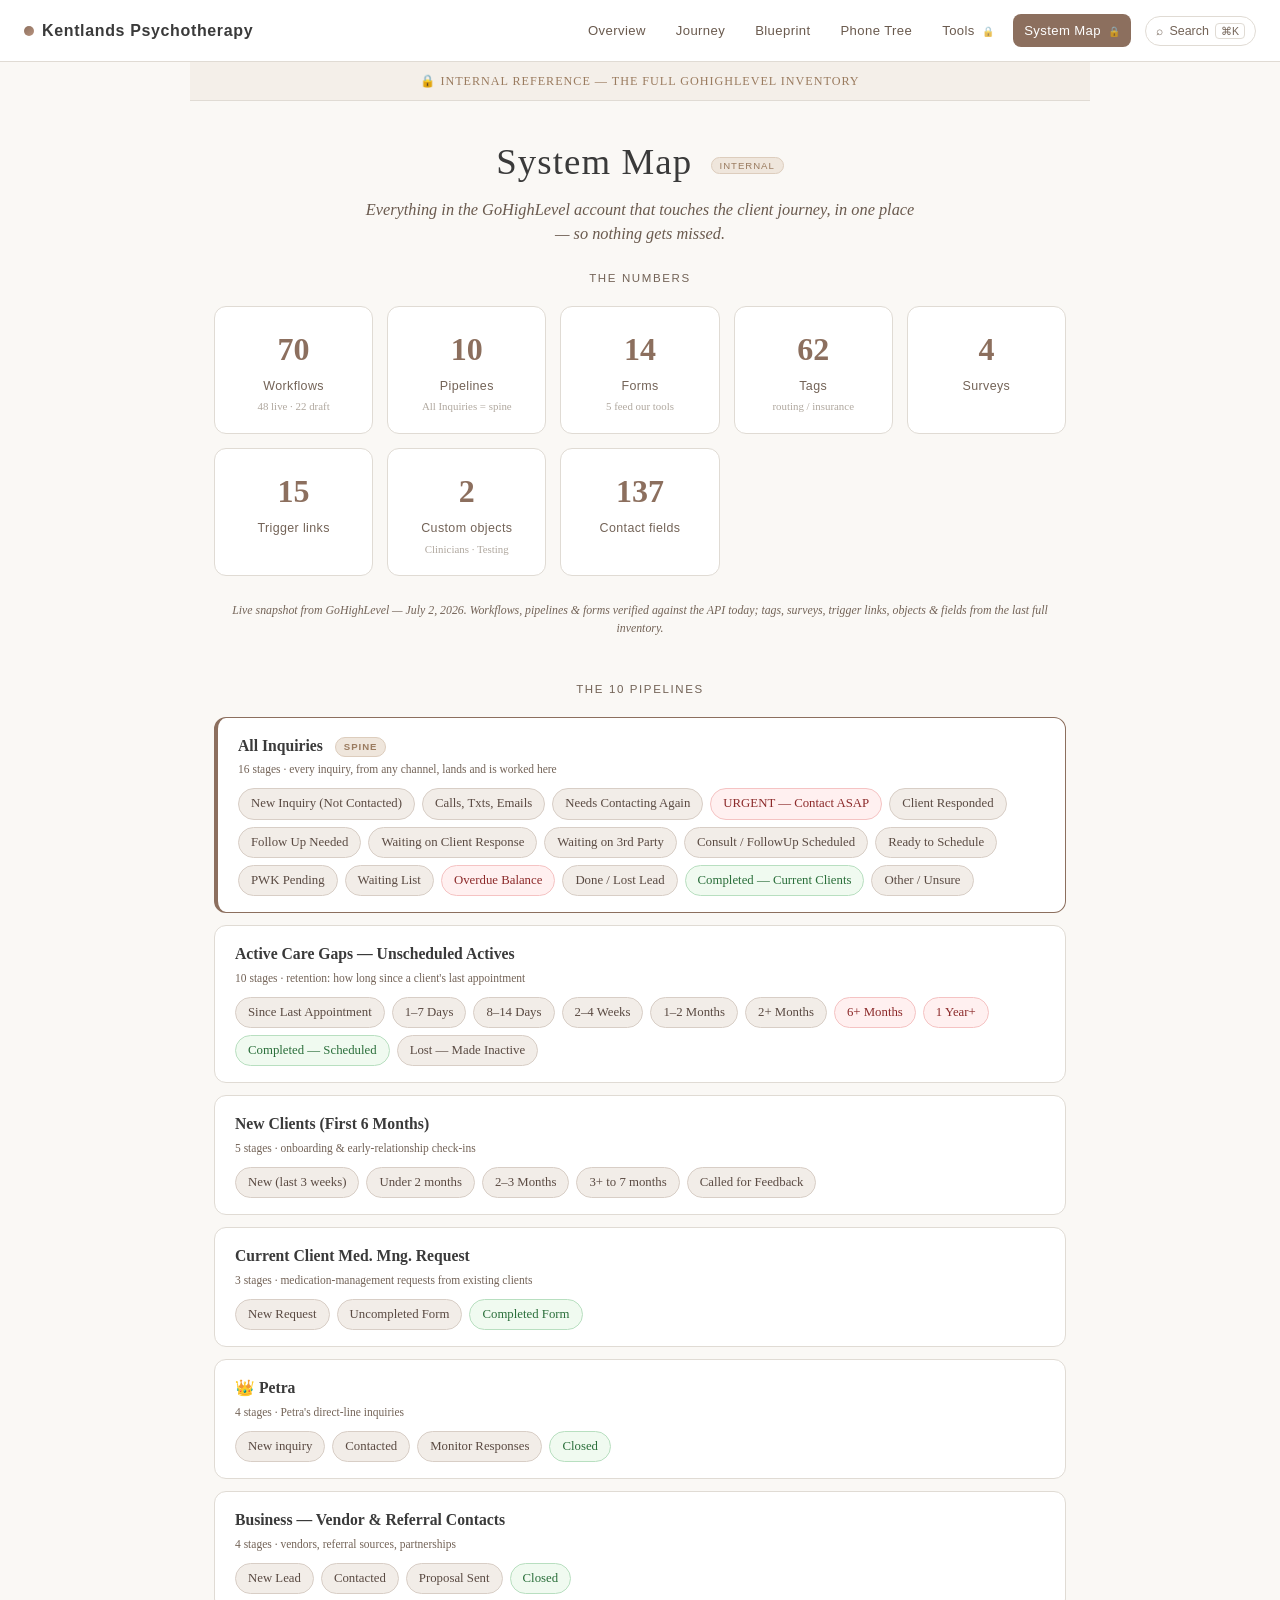
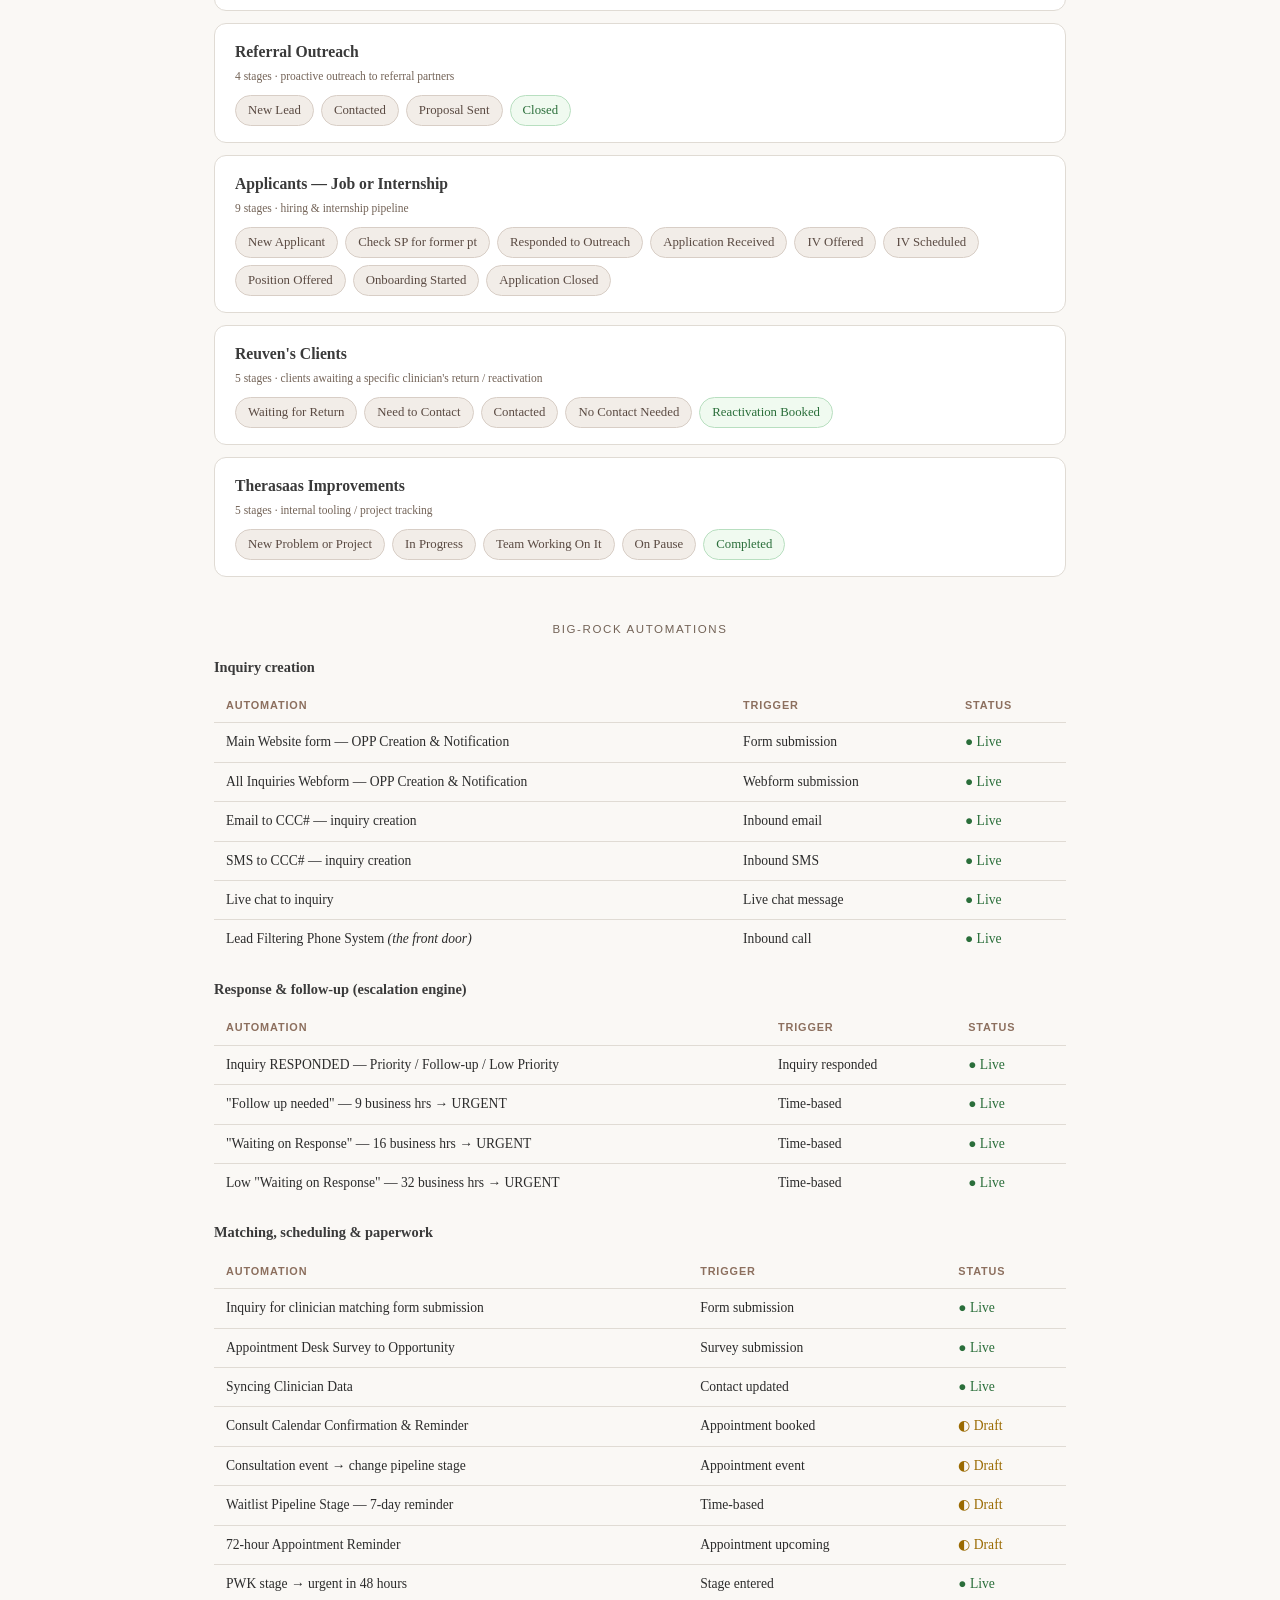
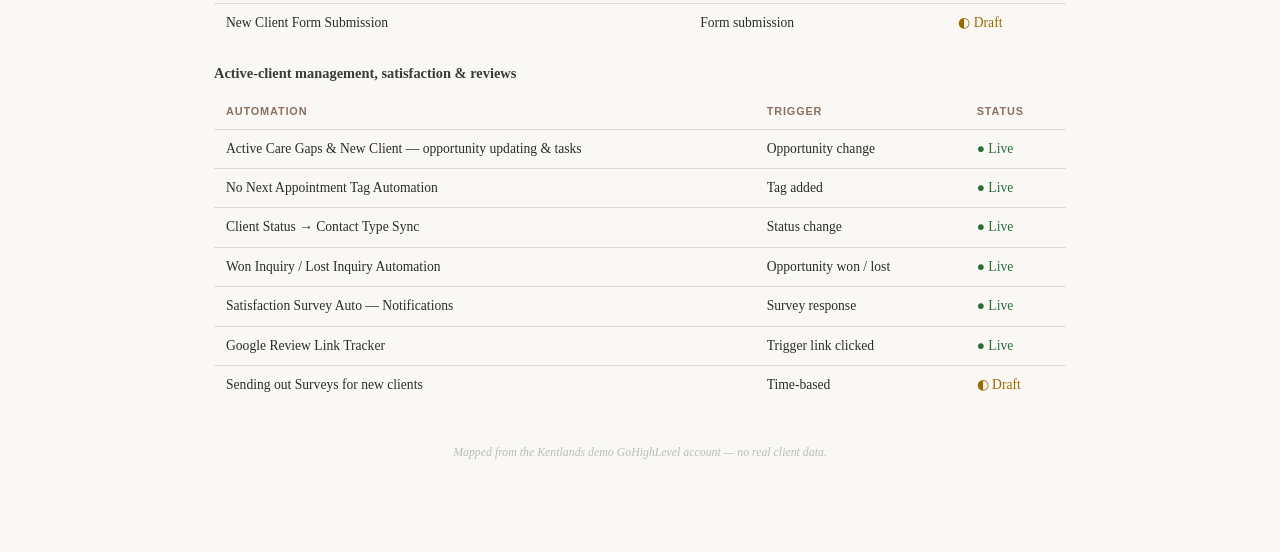
<file: system-map.html>
<!DOCTYPE html>
<html lang="en">
<head>
  <meta charset="UTF-8" />
  <meta name="viewport" content="width=device-width, initial-scale=1.0" />
  <title>System Map — Kentlands Psychotherapy</title>
  <link rel="stylesheet" href="styles.css" />
</head>
<body>

<nav class="nav" id="site-nav"></nav>
<script src="site.js"></script>

<div class="internal-banner">🔒 Internal reference — the full GoHighLevel inventory</div>

<div class="wrap">
  <header class="hero">
    <h1>System Map <span class="badge-internal">Internal</span></h1>
    <p class="lede">Everything in the GoHighLevel account that touches the client journey, in one place — so nothing gets missed.</p>
  </header>

  <div class="section-title">The numbers</div>
  <div class="stat-grid">
    <div class="stat"><div class="num">70</div><div class="lbl">Workflows</div><div class="sub">48 live · 22 draft</div></div>
    <div class="stat"><div class="num">10</div><div class="lbl">Pipelines</div><div class="sub">All Inquiries = spine</div></div>
    <div class="stat"><div class="num">14</div><div class="lbl">Forms</div><div class="sub">5 feed our tools</div></div>
    <div class="stat"><div class="num">62</div><div class="lbl">Tags</div><div class="sub">routing / insurance</div></div>
    <div class="stat"><div class="num">4</div><div class="lbl">Surveys</div></div>
    <div class="stat"><div class="num">15</div><div class="lbl">Trigger links</div></div>
    <div class="stat"><div class="num">2</div><div class="lbl">Custom objects</div><div class="sub">Clinicians · Testing</div></div>
    <div class="stat"><div class="num">137</div><div class="lbl">Contact fields</div></div>
  </div>
  <p class="snapshot">Live snapshot from GoHighLevel — July 2, 2026. Workflows, pipelines &amp; forms verified against the API today; tags, surveys, trigger links, objects &amp; fields from the last full inventory.</p>

  <div class="section-title">The 10 pipelines</div>

  <div class="pipe spine">
    <h3>All Inquiries <span class="badge-internal">Spine</span></h3>
    <div class="pipe-meta">16 stages · every inquiry, from any channel, lands and is worked here</div>
    <div class="tags">
      <span class="tag">New Inquiry (Not Contacted)</span><span class="tag">Calls, Txts, Emails</span><span class="tag">Needs Contacting Again</span><span class="tag urgent">URGENT — Contact ASAP</span><span class="tag">Client Responded</span><span class="tag">Follow Up Needed</span><span class="tag">Waiting on Client Response</span><span class="tag">Waiting on 3rd Party</span><span class="tag">Consult / FollowUp Scheduled</span><span class="tag">Ready to Schedule</span><span class="tag">PWK Pending</span><span class="tag">Waiting List</span><span class="tag urgent">Overdue Balance</span><span class="tag">Done / Lost Lead</span><span class="tag green">Completed — Current Clients</span><span class="tag">Other / Unsure</span>
    </div>
  </div>

  <div class="pipe">
    <h3>Active Care Gaps — Unscheduled Actives</h3>
    <div class="pipe-meta">10 stages · retention: how long since a client's last appointment</div>
    <div class="tags">
      <span class="tag">Since Last Appointment</span><span class="tag">1–7 Days</span><span class="tag">8–14 Days</span><span class="tag">2–4 Weeks</span><span class="tag">1–2 Months</span><span class="tag">2+ Months</span><span class="tag urgent">6+ Months</span><span class="tag urgent">1 Year+</span><span class="tag green">Completed — Scheduled</span><span class="tag">Lost — Made Inactive</span>
    </div>
  </div>

  <div class="pipe">
    <h3>New Clients (First 6 Months)</h3>
    <div class="pipe-meta">5 stages · onboarding &amp; early-relationship check-ins</div>
    <div class="tags"><span class="tag">New (last 3 weeks)</span><span class="tag">Under 2 months</span><span class="tag">2–3 Months</span><span class="tag">3+ to 7 months</span><span class="tag">Called for Feedback</span></div>
  </div>

  <div class="pipe">
    <h3>Current Client Med. Mng. Request</h3>
    <div class="pipe-meta">3 stages · medication-management requests from existing clients</div>
    <div class="tags"><span class="tag">New Request</span><span class="tag">Uncompleted Form</span><span class="tag green">Completed Form</span></div>
  </div>

  <div class="pipe">
    <h3>👑 Petra</h3>
    <div class="pipe-meta">4 stages · Petra's direct-line inquiries</div>
    <div class="tags"><span class="tag">New inquiry</span><span class="tag">Contacted</span><span class="tag">Monitor Responses</span><span class="tag green">Closed</span></div>
  </div>

  <div class="pipe">
    <h3>Business — Vendor &amp; Referral Contacts</h3>
    <div class="pipe-meta">4 stages · vendors, referral sources, partnerships</div>
    <div class="tags"><span class="tag">New Lead</span><span class="tag">Contacted</span><span class="tag">Proposal Sent</span><span class="tag green">Closed</span></div>
  </div>

  <div class="pipe">
    <h3>Referral Outreach</h3>
    <div class="pipe-meta">4 stages · proactive outreach to referral partners</div>
    <div class="tags"><span class="tag">New Lead</span><span class="tag">Contacted</span><span class="tag">Proposal Sent</span><span class="tag green">Closed</span></div>
  </div>

  <div class="pipe">
    <h3>Applicants — Job or Internship</h3>
    <div class="pipe-meta">9 stages · hiring &amp; internship pipeline</div>
    <div class="tags"><span class="tag">New Applicant</span><span class="tag">Check SP for former pt</span><span class="tag">Responded to Outreach</span><span class="tag">Application Received</span><span class="tag">IV Offered</span><span class="tag">IV Scheduled</span><span class="tag">Position Offered</span><span class="tag">Onboarding Started</span><span class="tag">Application Closed</span></div>
  </div>

  <div class="pipe">
    <h3>Reuven's Clients</h3>
    <div class="pipe-meta">5 stages · clients awaiting a specific clinician's return / reactivation</div>
    <div class="tags"><span class="tag">Waiting for Return</span><span class="tag">Need to Contact</span><span class="tag">Contacted</span><span class="tag">No Contact Needed</span><span class="tag green">Reactivation Booked</span></div>
  </div>

  <div class="pipe">
    <h3>Therasaas Improvements</h3>
    <div class="pipe-meta">5 stages · internal tooling / project tracking</div>
    <div class="tags"><span class="tag">New Problem or Project</span><span class="tag">In Progress</span><span class="tag">Team Working On It</span><span class="tag">On Pause</span><span class="tag green">Completed</span></div>
  </div>

  <div class="section-title">Big-rock automations</div>

  <h3 style="font-size:0.9rem;color:#3a3a3a;margin:14px 0 4px;">Inquiry creation</h3>
  <div class="table-scroll"><table class="data">
    <tr><th>Automation</th><th>Trigger</th><th>Status</th></tr>
    <tr><td>Main Website form — OPP Creation &amp; Notification</td><td>Form submission</td><td class="status-live">● Live</td></tr>
    <tr><td>All Inquiries Webform — OPP Creation &amp; Notification</td><td>Webform submission</td><td class="status-live">● Live</td></tr>
    <tr><td>Email to CCC# — inquiry creation</td><td>Inbound email</td><td class="status-live">● Live</td></tr>
    <tr><td>SMS to CCC# — inquiry creation</td><td>Inbound SMS</td><td class="status-live">● Live</td></tr>
    <tr><td>Live chat to inquiry</td><td>Live chat message</td><td class="status-live">● Live</td></tr>
    <tr><td>Lead Filtering Phone System <em>(the front door)</em></td><td>Inbound call</td><td class="status-live">● Live</td></tr>
  </table></div>

  <h3 style="font-size:0.9rem;color:#3a3a3a;margin:20px 0 4px;">Response &amp; follow-up (escalation engine)</h3>
  <div class="table-scroll"><table class="data">
    <tr><th>Automation</th><th>Trigger</th><th>Status</th></tr>
    <tr><td>Inquiry RESPONDED — Priority / Follow-up / Low Priority</td><td>Inquiry responded</td><td class="status-live">● Live</td></tr>
    <tr><td>"Follow up needed" — 9 business hrs → URGENT</td><td>Time-based</td><td class="status-live">● Live</td></tr>
    <tr><td>"Waiting on Response" — 16 business hrs → URGENT</td><td>Time-based</td><td class="status-live">● Live</td></tr>
    <tr><td>Low "Waiting on Response" — 32 business hrs → URGENT</td><td>Time-based</td><td class="status-live">● Live</td></tr>
  </table></div>

  <h3 style="font-size:0.9rem;color:#3a3a3a;margin:20px 0 4px;">Matching, scheduling &amp; paperwork</h3>
  <div class="table-scroll"><table class="data">
    <tr><th>Automation</th><th>Trigger</th><th>Status</th></tr>
    <tr><td>Inquiry for clinician matching form submission</td><td>Form submission</td><td class="status-live">● Live</td></tr>
    <tr><td>Appointment Desk Survey to Opportunity</td><td>Survey submission</td><td class="status-live">● Live</td></tr>
    <tr><td>Syncing Clinician Data</td><td>Contact updated</td><td class="status-live">● Live</td></tr>
    <tr><td>Consult Calendar Confirmation &amp; Reminder</td><td>Appointment booked</td><td class="status-draft">◐ Draft</td></tr>
    <tr><td>Consultation event → change pipeline stage</td><td>Appointment event</td><td class="status-draft">◐ Draft</td></tr>
    <tr><td>Waitlist Pipeline Stage — 7-day reminder</td><td>Time-based</td><td class="status-draft">◐ Draft</td></tr>
    <tr><td>72-hour Appointment Reminder</td><td>Appointment upcoming</td><td class="status-draft">◐ Draft</td></tr>
    <tr><td>PWK stage → urgent in 48 hours</td><td>Stage entered</td><td class="status-live">● Live</td></tr>
    <tr><td>New Client Form Submission</td><td>Form submission</td><td class="status-draft">◐ Draft</td></tr>
  </table></div>

  <h3 style="font-size:0.9rem;color:#3a3a3a;margin:20px 0 4px;">Active-client management, satisfaction &amp; reviews</h3>
  <div class="table-scroll"><table class="data">
    <tr><th>Automation</th><th>Trigger</th><th>Status</th></tr>
    <tr><td>Active Care Gaps &amp; New Client — opportunity updating &amp; tasks</td><td>Opportunity change</td><td class="status-live">● Live</td></tr>
    <tr><td>No Next Appointment Tag Automation</td><td>Tag added</td><td class="status-live">● Live</td></tr>
    <tr><td>Client Status → Contact Type Sync</td><td>Status change</td><td class="status-live">● Live</td></tr>
    <tr><td>Won Inquiry / Lost Inquiry Automation</td><td>Opportunity won / lost</td><td class="status-live">● Live</td></tr>
    <tr><td>Satisfaction Survey Auto — Notifications</td><td>Survey response</td><td class="status-live">● Live</td></tr>
    <tr><td>Google Review Link Tracker</td><td>Trigger link clicked</td><td class="status-live">● Live</td></tr>
    <tr><td>Sending out Surveys for new clients</td><td>Time-based</td><td class="status-draft">◐ Draft</td></tr>
  </table></div>

  <footer>Mapped from the Kentlands demo GoHighLevel account — no real client data.</footer>
</div>

</body>
</html>
</file>
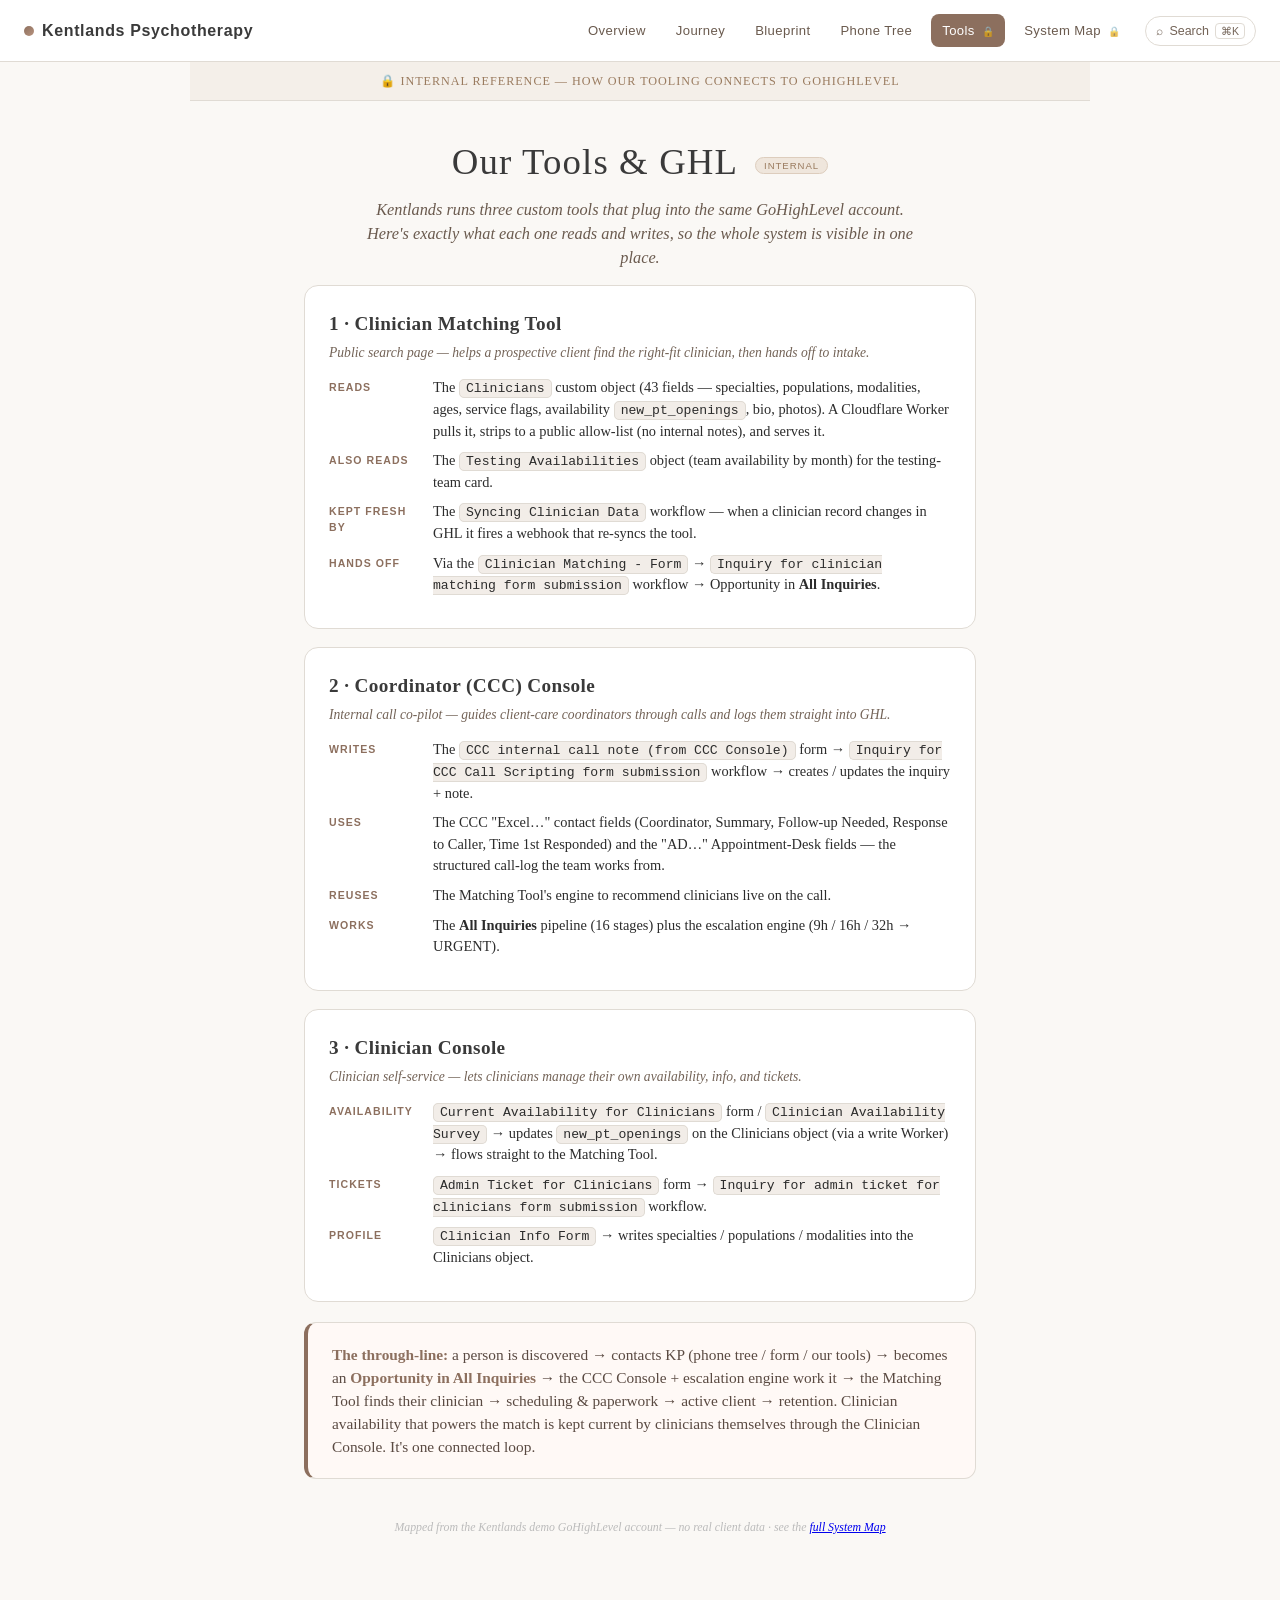
<file: tools.html>
<!DOCTYPE html>
<html lang="en">
<head>
  <meta charset="UTF-8" />
  <meta name="viewport" content="width=device-width, initial-scale=1.0" />
  <title>Our Tools &amp; GHL — Kentlands Psychotherapy</title>
  <link rel="stylesheet" href="styles.css" />
</head>
<body>

<nav class="nav" id="site-nav"></nav>
<script src="site.js"></script>

<div class="internal-banner">🔒 Internal reference — how our tooling connects to GoHighLevel</div>

<div class="wrap wrap-narrow">
  <header class="hero">
    <h1>Our Tools &amp; GHL <span class="badge-internal">Internal</span></h1>
    <p class="lede">Kentlands runs three custom tools that plug into the same GoHighLevel account. Here's exactly what each one reads and writes, so the whole system is visible in one place.</p>
  </header>

  <!-- Tool 1 -->
  <div class="tool">
    <h2>1 · Clinician Matching Tool</h2>
    <p class="tool-role">Public search page — helps a prospective client find the right-fit clinician, then hands off to intake.</p>
    <div class="io-row"><span class="io-label">Reads</span><span class="io-val">The <code>Clinicians</code> custom object (43 fields — specialties, populations, modalities, ages, service flags, availability <code>new_pt_openings</code>, bio, photos). A Cloudflare Worker pulls it, strips to a public allow-list (no internal notes), and serves it.</span></div>
    <div class="io-row"><span class="io-label">Also reads</span><span class="io-val">The <code>Testing Availabilities</code> object (team availability by month) for the testing-team card.</span></div>
    <div class="io-row"><span class="io-label">Kept fresh by</span><span class="io-val">The <code>Syncing Clinician Data</code> workflow — when a clinician record changes in GHL it fires a webhook that re-syncs the tool.</span></div>
    <div class="io-row"><span class="io-label">Hands off</span><span class="io-val">Via the <code>Clinician Matching - Form</code> → <code>Inquiry for clinician matching form submission</code> workflow → Opportunity in <strong>All Inquiries</strong>.</span></div>
  </div>

  <!-- Tool 2 -->
  <div class="tool">
    <h2>2 · Coordinator (CCC) Console</h2>
    <p class="tool-role">Internal call co-pilot — guides client-care coordinators through calls and logs them straight into GHL.</p>
    <div class="io-row"><span class="io-label">Writes</span><span class="io-val">The <code>CCC internal call note (from CCC Console)</code> form → <code>Inquiry for CCC Call Scripting form submission</code> workflow → creates / updates the inquiry + note.</span></div>
    <div class="io-row"><span class="io-label">Uses</span><span class="io-val">The CCC "Excel…" contact fields (Coordinator, Summary, Follow-up Needed, Response to Caller, Time 1st Responded) and the "AD…" Appointment-Desk fields — the structured call-log the team works from.</span></div>
    <div class="io-row"><span class="io-label">Reuses</span><span class="io-val">The Matching Tool's engine to recommend clinicians live on the call.</span></div>
    <div class="io-row"><span class="io-label">Works</span><span class="io-val">The <strong>All Inquiries</strong> pipeline (16 stages) plus the escalation engine (9h / 16h / 32h → URGENT).</span></div>
  </div>

  <!-- Tool 3 -->
  <div class="tool">
    <h2>3 · Clinician Console</h2>
    <p class="tool-role">Clinician self-service — lets clinicians manage their own availability, info, and tickets.</p>
    <div class="io-row"><span class="io-label">Availability</span><span class="io-val"><code>Current Availability for Clinicians</code> form / <code>Clinician Availability Survey</code> → updates <code>new_pt_openings</code> on the Clinicians object (via a write Worker) → flows straight to the Matching Tool.</span></div>
    <div class="io-row"><span class="io-label">Tickets</span><span class="io-val"><code>Admin Ticket for Clinicians</code> form → <code>Inquiry for admin ticket for clinicians form submission</code> workflow.</span></div>
    <div class="io-row"><span class="io-label">Profile</span><span class="io-val"><code>Clinician Info Form</code> → writes specialties / populations / modalities into the Clinicians object.</span></div>
  </div>

  <div class="callout">
    <strong>The through-line:</strong> a person is discovered → contacts KP (phone tree / form / our tools) →
    becomes an <strong>Opportunity in All Inquiries</strong> → the CCC Console + escalation engine work it →
    the Matching Tool finds their clinician → scheduling &amp; paperwork → active client → retention.
    Clinician availability that powers the match is kept current by clinicians themselves through the
    Clinician Console. It's one connected loop.
  </div>

  <footer>Mapped from the Kentlands demo GoHighLevel account — no real client data · see the <a href="system-map.html">full System Map</a></footer>
</div>

</body>
</html>
</file>
<file: styles.css>
/* ============================================================
   Kentlands Psychotherapy — shared design system
   Used by every page (index, journey, phone-tree, tools, system-map).
   Palette + core components lifted from the original index.html.
   ============================================================ */

* { box-sizing: border-box; margin: 0; padding: 0; }

/* the [hidden] attribute must win over component display rules (flex/grid/block) */
[hidden] { display: none !important; }

:root {
  --brown: #8c6f5e;
  --brown-light: #b8937e;
  --brown-bg: #fff9f6;
  --border: #e0dbd4;
  --text: #2c2c2c;
  --muted: #736357;         /* darkened from #888 → ~5.7:1 contrast on white (was ~3.5:1, failed AA) */
  --bg: #faf8f5;
  --nav-h: 62px;
  --max: 900px;
  --font-serif: 'Georgia', 'Times New Roman', serif;
  --font-ui: -apple-system, BlinkMacSystemFont, 'Segoe UI', Roboto, 'Helvetica Neue', Arial, sans-serif;

  /* node-type palette — single source of truth (read by JS via getComputedStyle) */
  --type-entry: #3a7bc8;
  --type-decision: #7a4cc4;
  --type-stage: #8c6f5e;
  --type-pipeline: #b8863e;
  --type-milestone: #16a34a;
  --type-urgent: #dc2626;
  --type-root: #3a3a3a;
  --type-ref: #b0a89f;
}

html { scroll-behavior: smooth; }

body {
  font-family: var(--font-serif);
  background: var(--bg);
  color: var(--text);
  min-height: 100vh;
  line-height: 1.5;
}

/* ── Interface chrome uses the UI sans; narrative content keeps the serif ── */
button, input, select, textarea,
.nav, .nav a, .section-title, .tag-mini, .badge-internal, .io-label,
table.data th, .stat .lbl, .legend-item, .nd-crumb, .detail-badge, .nd-mod-h,
.nd-next-h, .nd-mod-link, .cmdk, .tour-bar, .hint-bubble, kbd {
  font-family: var(--font-ui);
}

/* ── Accessibility: focus ring + reduced motion ── */
:focus-visible { outline: 2px solid var(--brown); outline-offset: 2px; }
@media (prefers-reduced-motion: reduce) {
  *, *::before, *::after {
    animation-duration: 0.01ms !important; animation-iteration-count: 1 !important;
    transition-duration: 0.01ms !important; scroll-behavior: auto !important;
  }
}

/* ── Top navigation (shared across pages) ─────────────────── */
.nav {
  position: sticky; top: 0; z-index: 50;
  display: flex; align-items: center; gap: 8px;
  padding: 0 24px; height: var(--nav-h);
  background: rgba(255,255,255,0.92);
  backdrop-filter: blur(8px);
  border-bottom: 1.5px solid var(--border);
  flex-wrap: wrap;
}
.nav-brand {
  font-size: 1rem; letter-spacing: 0.04em; color: #3a3a3a;
  text-decoration: none; margin-right: auto; font-weight: 600;
  display: flex; align-items: center; gap: 8px;
}
.nav-brand .dot { width: 10px; height: 10px; border-radius: 50%;
  background: linear-gradient(135deg, var(--brown), var(--brown-light)); }
.nav a.nav-link {
  text-decoration: none; color: #6a5a4e; font-size: 0.82rem;
  letter-spacing: 0.03em; padding: 7px 11px; border-radius: 8px;
  transition: background 0.2s, color 0.2s; white-space: nowrap;
}
.nav a.nav-link:hover { background: var(--brown-bg); color: var(--brown); }
.nav a.nav-link.active { background: var(--brown); color: #fff; }
.nav a.nav-link .lock { font-size: 0.62rem; opacity: 0.7; margin-left: 3px; }

/* ── Page shell ────────────────────────────────── */
.wrap { max-width: var(--max); margin: 0 auto; padding: 40px 24px 90px; }
.wrap-narrow { max-width: 720px; }

/* ── Hero ──────────────────────────────────── */
.hero { text-align: center; margin-bottom: 14px; }
.hero h1 {
  font-size: 2.3rem; font-weight: normal; letter-spacing: 0.03em;
  color: #3a3a3a; line-height: 1.15;
}
.hero .lede {
  margin: 14px auto 0; max-width: 560px; font-size: 1.02rem;
  color: #6a5a4e; font-style: italic;
}
.hero .sub { margin-top: 8px; font-size: 0.9rem; color: var(--muted); font-style: italic; }

/* ── Internal-reference banner / badge ────────────────── */
.internal-banner {
  max-width: var(--max); margin: 0 auto; padding: 10px 24px;
  background: #f4efe9; border-bottom: 1px solid var(--border);
  text-align: center; font-size: 0.76rem; letter-spacing: 0.08em;
  text-transform: uppercase; color: #9a7b5f;
}
.badge-internal {
  display: inline-block; font-size: 0.6rem; letter-spacing: 0.1em;
  text-transform: uppercase; background: #efe6dc; color: #9a7b5f;
  border: 1px solid #ddcdbd; border-radius: 20px; padding: 2px 8px;
  vertical-align: middle; margin-left: 8px;
}

/* ── Section headers ──────────────────────────── */
.section-title {
  text-align: center; font-size: 0.72rem; letter-spacing: 0.14em;
  text-transform: uppercase; color: var(--muted);
  margin: 44px 0 18px;
}
.section-title:first-of-type { margin-top: 24px; }

/* ── Overview cards grid (landing page) ─────────────── */
.card-grid {
  display: grid; grid-template-columns: repeat(auto-fit, minmax(230px, 1fr));
  gap: 16px; margin-top: 8px;
}
.nav-card {
  display: block; text-decoration: none; color: inherit;
  background: #fff; border: 1.5px solid var(--border); border-radius: 14px;
  padding: 22px 22px 20px; transition: border-color 0.2s, box-shadow 0.2s, transform 0.2s;
}
.nav-card:hover { border-color: var(--brown); box-shadow: 0 6px 24px rgba(140,111,94,0.12); transform: translateY(-2px); }
.nav-card .ic { font-size: 1.5rem; }
.nav-card h3 { font-size: 1.05rem; font-weight: 600; color: #3a3a3a; margin: 10px 0 5px; letter-spacing: 0.02em; }
.nav-card p { font-size: 0.85rem; color: var(--muted); }
.nav-card .tag-mini { display: inline-block; margin-top: 10px; font-size: 0.62rem;
  letter-spacing: 0.1em; text-transform: uppercase; color: #9a7b5f; }

/* ── Through-line callout ──────────────────────── */
.callout {
  background: var(--brown-bg); border: 1.5px solid var(--border);
  border-left: 4px solid var(--brown); border-radius: 12px;
  padding: 20px 24px; margin: 20px 0; font-size: 0.96rem; color: #5a4a42;
}
.callout strong { color: var(--brown); }

/* ── Journey accordion (from original index.html) ───────── */
.journey { display: flex; flex-direction: column; align-items: center; }
.legend { display: flex; gap: 16px; justify-content: center; flex-wrap: wrap; margin: 8px 0 28px; font-size: 0.75rem; color: var(--muted); }
.legend-item { display: flex; align-items: center; gap: 5px; }
.legend-dot { width: 8px; height: 8px; border-radius: 50%; }
.legend-dot.type-entry     { background: var(--type-entry); }
.legend-dot.type-decision  { background: var(--type-decision); }
.legend-dot.type-stage     { background: var(--type-stage); }
.legend-dot.type-milestone { background: var(--type-milestone); }
.legend-dot.type-urgent    { background: var(--type-urgent); }
.stage { width: 100%; opacity: 0; transform: translateY(20px); animation: fadeUp 0.45s ease forwards; }
.stage-header { display: flex; align-items: center; gap: 14px; background: #fff; border: 1.5px solid var(--border); border-radius: 12px; padding: 16px 20px; cursor: pointer; transition: border-color 0.2s, box-shadow 0.2s, background 0.2s; user-select: none; }
.stage-header:hover { border-color: #b8a99a; box-shadow: 0 4px 16px rgba(0,0,0,0.06); }
.stage.active .stage-header { border-color: var(--brown); background: var(--brown-bg); box-shadow: 0 4px 20px rgba(140,111,94,0.12); }
.stage-icon { width: 38px; height: 38px; border-radius: 50%; display: flex; align-items: center; justify-content: center; font-size: 1rem; flex-shrink: 0; }
.stage-label { flex: 1; }
.stage-label h2 { font-size: 0.95rem; font-weight: 600; letter-spacing: 0.02em; color: #3a3a3a; }
.stage-label p { font-size: 0.78rem; color: var(--muted); margin-top: 2px; font-style: italic; }
.chevron { font-size: 0.75rem; color: #aaa; transition: transform 0.3s; }
.stage.active .chevron { transform: rotate(180deg); color: var(--brown); }
.stage-detail { overflow: hidden; max-height: 0; transition: max-height 0.4s ease; }
.stage.active .stage-detail { max-height: 900px; }
.stage-detail-inner { padding: 14px 20px 18px; background: var(--brown-bg); border: 1.5px solid var(--border); border-top: none; border-radius: 0 0 12px 12px; }
.detail-section { margin-bottom: 12px; }
.detail-section:last-child { margin-bottom: 0; }
.detail-section h3 { font-size: 0.72rem; letter-spacing: 0.1em; text-transform: uppercase; color: var(--brown); margin-bottom: 7px; font-weight: 600; }

/* ── Tags ──────────────────────────────────── */
.tags { display: flex; flex-wrap: wrap; gap: 7px; }
.tag { background: #f2ede8; border: 1px solid #d8cec6; border-radius: 20px; padding: 5px 12px; font-size: 0.8rem; color: #5a4a42; }
.tag.auto { background: #eef6ff; border-color: #c3daf5; color: #2a5a8c; }
.tag.urgent { background: #fff0f0; border-color: #f5c3c3; color: #8c2a2a; }
.tag.green { background: #f0faf0; border-color: #b8dfc0; color: #2a6e3a; }

/* ── Connectors between stages ───────────────────── */
.connector { display: flex; flex-direction: column; align-items: center; height: 34px; }
.connector-line { width: 2px; flex: 1; background: linear-gradient(to bottom, #c9b8ae, var(--brown)); }
.connector-arrow { width:0; height:0; border-left:5px solid transparent; border-right:5px solid transparent; border-top:7px solid var(--brown); }
.final-badge { margin-top: 12px; text-align: center; }
.final-badge .badge { display: inline-block; background: linear-gradient(135deg, var(--brown), var(--brown-light)); color: #fff; padding: 14px 40px; border-radius: 50px; font-size: 1rem; letter-spacing: 0.06em; box-shadow: 0 6px 24px rgba(140,111,94,0.28); }

/* ── Phone tree keypad ───────────────────────── */
.phone-shell { max-width: 620px; margin: 0 auto; }
.dialpad-crumbs { display: flex; align-items: center; flex-wrap: wrap; gap: 6px; font-size: 0.8rem; color: var(--muted); margin-bottom: 14px; min-height: 24px; }
.dialpad-crumbs button { font-family: var(--font-ui); font-size: 0.8rem; background: none; border: none; color: var(--brown); cursor: pointer; padding: 2px 4px; text-decoration: underline; }
.dialpad-crumbs .sep { color: #ccc; }
.menu-caption {
  background: var(--brown-bg); border: 1.5px solid var(--border);
  border-radius: 12px; padding: 16px 20px; margin-bottom: 16px;
  font-size: 0.95rem; color: #5a4a42; font-style: italic;
}
.menu-caption .speaker { display:block; font-style: normal; font-size: 0.66rem; letter-spacing: 0.12em; text-transform: uppercase; color: var(--brown); margin-bottom: 6px; }
.keys { display: grid; grid-template-columns: 1fr; gap: 10px; }
.key {
  display: flex; align-items: center; gap: 14px; width: 100%; text-align: left;
  background: #fff; border: 1.5px solid var(--border); border-radius: 12px;
  padding: 14px 18px; cursor: pointer; font-family: var(--font-ui); font-size: 0.95rem;
  color: var(--text); transition: border-color 0.2s, box-shadow 0.2s, transform 0.1s;
}
.key:hover { border-color: var(--brown); box-shadow: 0 4px 16px rgba(140,111,94,0.1); }
.key:active { transform: scale(0.99); }
.key.leaf { cursor: default; }
.key.leaf:hover { border-color: var(--border); box-shadow: none; }
.key-num {
  width: 40px; height: 40px; flex-shrink: 0; border-radius: 50%;
  background: linear-gradient(135deg, var(--brown), var(--brown-light)); color: #fff;
  display: flex; align-items: center; justify-content: center;
  font-size: 1.1rem; font-weight: 600;
}
.key.leaf .key-num { background: #efe6dc; color: var(--brown); }
.key-body { flex: 1; }
.key-body .k-title { display: block; font-weight: 600; color: #3a3a3a; }
.key-body .k-sub { display: block; font-size: 0.8rem; color: var(--muted); margin-top: 2px; font-style: italic; }
.key .k-arrow { color: #bbb; font-size: 0.85rem; }
.crm-note {
  margin-top: 8px; font-size: 0.78rem; color: #2a5a8c;
  background: #eef6ff; border: 1px solid #c3daf5; border-radius: 8px; padding: 8px 12px;
}
.crm-note::before { content: "⚙ Behind the scenes — "; font-weight: 600; }
.outcome-note {
  margin-top: 8px; font-size: 0.82rem; color: #5a4a42;
}
.pill-row { display: flex; gap: 8px; flex-wrap: wrap; margin: 10px 0; }
.serve-yes { color: #2a6e3a; } .serve-maybe { color: #9a6a00; } .serve-no { color: #8c2a2a; }

/* ── Tool cards ──────────────────────────────── */
.tool { background: #fff; border: 1.5px solid var(--border); border-radius: 14px; padding: 24px; margin-bottom: 18px; }
.tool h2 { font-size: 1.2rem; font-weight: 600; color: #3a3a3a; letter-spacing: 0.02em; }
.tool .tool-role { font-size: 0.85rem; color: var(--muted); font-style: italic; margin: 4px 0 14px; }
.io-row { display: grid; grid-template-columns: 90px 1fr; gap: 10px 14px; align-items: start; margin-bottom: 8px; font-size: 0.9rem; }
.io-label { font-size: 0.66rem; letter-spacing: 0.1em; text-transform: uppercase; color: var(--brown); font-weight: 600; padding-top: 3px; }
.io-val code { background: #f2ede8; border: 1px solid #e0dbd4; border-radius: 5px; padding: 1px 6px; font-size: 0.82rem; font-family: 'Menlo','Consolas',monospace; }

/* ── Stat cards (system map) ────────────────────── */
.stat-grid { display: grid; grid-template-columns: repeat(auto-fit, minmax(150px, 1fr)); gap: 14px; }
.stat { background: #fff; border: 1.5px solid var(--border); border-radius: 12px; padding: 18px 20px; text-align: center; }
.stat .num { font-size: 2rem; color: var(--brown); font-weight: 600; }
.stat .lbl { font-size: 0.78rem; color: var(--muted); margin-top: 4px; letter-spacing: 0.03em; }
.stat .sub { font-size: 0.68rem; color: #b0a89f; margin-top: 3px; }

/* ── Pipelines list (system map) ─────────────────── */
.pipe { background: #fff; border: 1.5px solid var(--border); border-radius: 12px; padding: 16px 20px; margin-bottom: 12px; }
.pipe h3 { font-size: 0.98rem; color: #3a3a3a; margin-bottom: 4px; }
.pipe .pipe-meta { font-size: 0.72rem; color: var(--muted); margin-bottom: 10px; }
.pipe.spine { border-color: var(--brown); border-left: 4px solid var(--brown); }

/* ── Data table (automations / insurance) ────────────── */
.table-scroll { overflow-x: auto; -webkit-overflow-scrolling: touch; margin: 10px 0; }
table.data { border-collapse: collapse; width: 100%; font-size: 0.85rem; min-width: 460px; }
table.data th, table.data td { text-align: left; padding: 9px 12px; border-bottom: 1px solid var(--border); }
table.data th { font-size: 0.68rem; letter-spacing: 0.08em; text-transform: uppercase; color: var(--brown); }
table.data tr:last-child td { border-bottom: none; }
.status-live { color: #2a6e3a; } .status-draft { color: #9a6a00; }

/* ── Interactive flow chart (journey.html) ─────────────────
   Left-to-right expandable tree. JS builds:
     .tree-node > (.node-card [+ .node-toggle])  +  .tree-children (column of .tree-node)
   and draws SVG bezier connectors parent-right → child-left over .flow-svg. */
/* stage = the fullscreen-able container (toolbar + canvas) */
.flow-stage { display: flex; flex-direction: column; }

/* toolbar */
.flow-toolbar { display: flex; align-items: center; gap: 8px; flex-wrap: wrap; margin: 4px 0 14px; }
.tb-spacer { flex: 1 1 auto; }
.flow-btn {
  font-family: var(--font-ui); font-size: 0.8rem; letter-spacing: 0.02em;
  color: #6a5a4e; background: #fff; border: 1.5px solid var(--border);
  border-radius: 20px; padding: 7px 14px; cursor: pointer;
  transition: border-color 0.2s, color 0.2s, background 0.2s;
}
.flow-btn:hover { border-color: var(--brown); color: var(--brown); background: var(--brown-bg); }
.flow-btn.ic { width: 34px; padding: 7px 0; text-align: center; font-size: 1rem; line-height: 1; }
.zoom-group { display: flex; align-items: center; gap: 4px; }
.zoom-group .zlabel { min-width: 56px; text-align: center; font-variant-numeric: tabular-nums; }

/* search box */
.flow-search { display: flex; align-items: center; gap: 6px; background: #fff;
  border: 1.5px solid var(--border); border-radius: 20px; padding: 4px 12px; }
.flow-search:focus-within { border-color: var(--brown); }
.flow-search .s-ic { color: var(--muted); font-size: 0.95rem; }
.flow-search input { font-family: var(--font-ui); font-size: 0.85rem; border: none; outline: none;
  background: transparent; color: var(--text); width: 170px; }
.flow-search .s-count { font-size: 0.72rem; color: var(--muted); white-space: nowrap; }

.flow-scroll {
  position: relative; overflow: auto; -webkit-overflow-scrolling: touch;
  background:
    radial-gradient(circle at 1px 1px, #e7e0d8 1px, transparent 0) 0 0 / 22px 22px,
    #fcfaf7;
  border: 1.5px solid var(--border); border-radius: 16px;
  padding: 28px 24px; max-height: 78vh; cursor: grab;
}
.flow-scroll.grabbing { cursor: grabbing; }
.flow-sizer { position: relative; }
.flow-inner { position: absolute; top: 0; left: 0; transform-origin: 0 0; display: inline-block; }

/* fullscreen */
.flow-stage:fullscreen { background: var(--bg); padding: 16px 22px; }
.flow-stage:fullscreen .flow-scroll { max-height: none; flex: 1 1 auto; }
.flow-stage:-webkit-full-screen { background: var(--bg); padding: 16px 22px; }
.flow-stage:-webkit-full-screen .flow-scroll { max-height: none; flex: 1 1 auto; }
/* drawer must live inside .flow-stage so it renders in fullscreen; flush to top there (no nav) */
.flow-stage:fullscreen .node-drawer { top: 0; }
.flow-stage:-webkit-full-screen .node-drawer { top: 0; }
.flow-svg { position: absolute; top: 0; left: 0; pointer-events: none; overflow: visible; }
.flow-svg path { fill: none; stroke: #cbbcae; stroke-width: 2; }

/* the tree: each node is [card | its children column], laid left → right.
   top-aligned so the root stays pinned at top-left and node positions are
   stable as branches expand (predictable scrolling, no empty canvas). */
.tree-node { display: flex; flex-direction: row; align-items: flex-start; }
.tree-children {
  display: flex; flex-direction: column; justify-content: flex-start;
  gap: 14px; margin-left: 46px;   /* horizontal gap = room for connectors */
}

.node-card {
  position: relative; z-index: 1;
  background: #fff; border: 1.5px solid var(--border);
  border-left: 4px solid var(--brown);
  border-radius: 12px; padding: 12px 40px 12px 16px;
  min-width: 176px; max-width: 260px; margin: 5px 0;
  box-shadow: 0 1px 3px rgba(0,0,0,0.05);
  transition: box-shadow 0.2s, transform 0.15s, border-color 0.2s;
}
.node-card:hover { box-shadow: 0 6px 20px rgba(140,111,94,0.16); transform: translateY(-1px); }
.node-card .n-label { font-size: 0.9rem; font-weight: 600; color: #3a3a3a; letter-spacing: 0.01em; }
.node-card .n-sub { font-size: 0.74rem; color: var(--muted); font-style: italic; margin-top: 2px; }
.node-card .n-detail {
  margin-top: 9px; padding-top: 9px; border-top: 1px dashed var(--border);
  font-size: 0.76rem; color: #5a4a42; line-height: 1.45;
}
.node-card .n-detail > div { margin: 2px 0; }

/* expand / collapse pill */
.node-toggle {
  position: absolute; top: 50%; right: -13px; transform: translateY(-50%);
  z-index: 2; min-width: 26px; height: 26px; padding: 0 6px;
  border-radius: 14px; border: 1.5px solid var(--border); background: #fff;
  color: var(--brown); font-family: var(--font-ui); font-size: 0.95rem; font-weight: 600;
  cursor: pointer; display: flex; align-items: center; justify-content: center;
  box-shadow: 0 1px 4px rgba(0,0,0,0.1); transition: background 0.2s, border-color 0.2s, transform 0.15s;
}
.node-toggle:hover { background: var(--brown); border-color: var(--brown); color: #fff; }
.node-toggle .cnt { font-size: 0.66rem; margin-left: 2px; opacity: 0.85; }

/* type colors — driven by the --type-* tokens in :root (single source of truth) */
.node-card.type-root      { border-left-color: var(--type-root); background: #fff; }
.node-card.type-entry     { border-left-color: var(--type-entry); }
.node-card.type-decision  { border-left-color: var(--type-decision); }
.node-card.type-stage     { border-left-color: var(--type-stage); }
.node-card.type-pipeline  { border-left-color: var(--type-pipeline); background: #fffdf7; }
.node-card.type-milestone { border-left-color: var(--type-milestone); background: #f6fcf7; }
.node-card.type-urgent    { border-left-color: var(--type-urgent); background: #fef8f8; }
.node-card.type-ref {
  border-style: dashed; border-left-style: solid; border-left-color: var(--type-ref);
  background: #faf8f5; cursor: pointer; color: #6a5a4e;
}
.node-card:focus-visible { outline: 2px solid var(--brown); outline-offset: 3px; }
.node-card.type-ref:hover { border-color: var(--brown); border-left-color: var(--brown); background: var(--brown-bg); }
.node-card.type-ref .n-label { font-weight: 600; color: var(--brown); font-size: 0.82rem; }

.node-card.flash { animation: nodeFlash 1.2s ease; }
@keyframes nodeFlash {
  0%, 100% { box-shadow: 0 1px 3px rgba(0,0,0,0.05); }
  20%, 60% { box-shadow: 0 0 0 3px rgba(140,111,94,0.5), 0 6px 22px rgba(140,111,94,0.3); }
}

/* path highlight — click a box to trace root → step */
.flow-inner.has-selection .node-card { opacity: 0.32; transition: opacity 0.2s; }
.flow-inner.has-selection .node-card.on-path {
  opacity: 1; border-color: var(--brown);
  box-shadow: 0 0 0 2px rgba(140,111,94,0.55), 0 6px 20px rgba(140,111,94,0.22);
}
.flow-svg path { transition: stroke 0.2s, stroke-width 0.2s; }
.flow-inner.has-selection .flow-svg path { stroke: #e2d8cd; }
.flow-svg path.hl { stroke: var(--brown); stroke-width: 3; }

/* search matches */
.node-card.match { box-shadow: 0 0 0 2px #b8863e, 0 4px 16px rgba(184,134,62,0.22); }
.flow-inner.has-selection .node-card.match { opacity: 1; }

@media (max-width: 560px) {
  .tree-children { margin-left: 30px; gap: 10px; }
  .node-card { min-width: 150px; padding-right: 34px; }
}

/* ── First-visit hint bubble (journey.html) ─────────────── */
.hint-bubble {
  display: flex; align-items: center; gap: 12px; flex-wrap: wrap;
  background: var(--brown-bg); border: 1.5px solid #e6d9cd; border-radius: 12px;
  padding: 10px 14px; margin: 0 0 12px; font-size: 0.82rem; color: #5a4a42;
  animation: fadeUp 0.4s ease;
}
.hint-bubble strong { color: var(--brown); }
.hint-bubble button {
  margin-left: auto; font-size: 0.76rem; color: #6a5a4e; background: #fff;
  border: 1px solid var(--border); border-radius: 16px; padding: 5px 12px; cursor: pointer;
}
.hint-bubble button:hover { border-color: var(--brown); color: var(--brown); }

/* ── Guided tour bar (journey.html) ─────────────── */
.tour-bar {
  display: flex; align-items: center; gap: 12px; flex-wrap: wrap;
  background: #fff; border: 1.5px solid var(--border); border-left: 4px solid var(--brown);
  border-radius: 12px; padding: 12px 16px; margin-top: 14px;
  animation: fadeUp 0.35s ease;
}
.tour-bar .tour-count { font-size: 0.68rem; letter-spacing: 0.08em; text-transform: uppercase; color: var(--muted); white-space: nowrap; }
.tour-bar .tour-blurb { flex: 1 1 260px; font-family: var(--font-serif); font-size: 0.95rem; color: #4a4038; font-style: italic; min-width: 180px; }
.tour-bar .tour-btns { display: flex; align-items: center; gap: 6px; flex-shrink: 0; }
.flow-btn.tour-active { background: var(--brown); color: #fff; border-color: var(--brown); }
.flow-btn.tour-active:hover { background: #7a5f50; color: #fff; }

/* ── Command palette (⌘K, site-wide via site.js) ─────────── */
.cmdk-overlay {
  position: fixed; inset: 0; z-index: 200; background: rgba(40,32,26,0.35);
  display: flex; align-items: flex-start; justify-content: center; padding-top: 12vh;
  backdrop-filter: blur(2px);
}
.cmdk-overlay[hidden] { display: none; }
.cmdk-box {
  width: min(560px, 92vw); background: #fff; border-radius: 16px;
  box-shadow: 0 20px 60px rgba(0,0,0,0.25); overflow: hidden;
  border: 1.5px solid var(--border);
}
.cmdk-input-row { display: flex; align-items: center; gap: 10px; padding: 14px 18px; border-bottom: 1px solid var(--border); }
.cmdk-input-row .s-ic { color: var(--muted); font-size: 1.05rem; }
.cmdk-input-row input { flex: 1; border: none; outline: none; font-size: 1rem; background: transparent; color: var(--text); }
.cmdk-input-row kbd { font-size: 0.68rem; color: var(--muted); border: 1px solid var(--border); border-radius: 5px; padding: 2px 6px; }
.cmdk-list { max-height: 50vh; overflow-y: auto; padding: 8px; }
.cmdk-item {
  display: flex; align-items: center; gap: 12px; width: 100%; text-align: left;
  background: none; border: none; border-radius: 10px; padding: 10px 12px; cursor: pointer;
  color: var(--text); font-size: 0.9rem;
}
.cmdk-item .ic { font-size: 1rem; width: 22px; text-align: center; flex-shrink: 0; }
.cmdk-item .meta { flex: 1; min-width: 0; }
.cmdk-item .meta .t { font-weight: 600; color: #3a3a3a; }
.cmdk-item .meta .d { font-size: 0.76rem; color: var(--muted); white-space: nowrap; overflow: hidden; text-overflow: ellipsis; }
.cmdk-item .tag { font-size: 0.62rem; letter-spacing: 0.06em; text-transform: uppercase; color: #9a7b5f; flex-shrink: 0; }
.cmdk-item.sel, .cmdk-item:hover { background: var(--brown-bg); }
.cmdk-empty { padding: 20px; text-align: center; color: var(--muted); font-size: 0.86rem; }
.nav-cmdk {
  display: flex; align-items: center; gap: 6px; font-size: 0.78rem; color: var(--muted);
  background: #fff; border: 1.5px solid var(--border); border-radius: 20px; padding: 6px 10px;
  cursor: pointer; margin-left: 6px;
}
.nav-cmdk:hover { border-color: var(--brown); color: var(--brown); }
.nav-cmdk kbd { font-size: 0.66rem; border: 1px solid var(--border); border-radius: 4px; padding: 1px 5px; }
@media (max-width: 560px) { .nav-cmdk .cmdk-label { display: none; } }

/* ── Snapshot stamp / footer ─────────────────────── */
.snapshot { text-align: center; font-size: 0.74rem; color: var(--muted); font-style: italic; margin: 26px 0 0; }
footer { text-align: center; margin-top: 40px; font-size: 0.74rem; color: #bbb; font-style: italic; }

/* ── Animations ─────────────────────────────── */
@keyframes fadeUp { to { opacity:1; transform:translateY(0); } }
.stage:nth-child(1){animation-delay:.05s} .stage:nth-child(3){animation-delay:.12s} .stage:nth-child(5){animation-delay:.19s} .stage:nth-child(7){animation-delay:.26s} .stage:nth-child(9){animation-delay:.33s} .stage:nth-child(11){animation-delay:.40s} .stage:nth-child(13){animation-delay:.47s} .stage:nth-child(15){animation-delay:.54s}

/* ── Node detail drawer (journey.html) ─────────────── */
.node-drawer {
  position: fixed; top: var(--nav-h); right: 0; bottom: 0;
  width: min(400px, 92vw); background: #fff; border-left: 1.5px solid var(--border);
  box-shadow: -12px 0 44px rgba(0,0,0,0.13); z-index: 60;
  transform: translateX(112%); transition: transform 0.32s cubic-bezier(.4,0,.2,1);
  display: flex; flex-direction: column; overflow: hidden;
}
.node-drawer.open { transform: translateX(0); }
/* while the drawer is open, shrink the canvas to the left of it so no nodes hide underneath */
.flow-stage.drawer-open .flow-scroll { margin-right: min(400px, 92vw); }
.nd-close { position: absolute; top: 14px; right: 14px; width: 30px; height: 30px; border-radius: 50%;
  border: 1.5px solid var(--border); background: #fff; color: #6a5a4e; cursor: pointer; font-size: 0.85rem; z-index: 2; }
.nd-close:hover { border-color: var(--brown); color: var(--brown); }
.nd-head { display: flex; align-items: center; gap: 12px; padding: 22px 52px 16px 24px; border-bottom: 1px solid var(--border); }
.nd-ic { width: 14px; height: 14px; border-radius: 4px; flex-shrink: 0; }
.nd-head-txt h3 { font-size: 1.15rem; color: #3a3a3a; letter-spacing: 0.01em; }
.nd-head-txt p { font-size: 0.82rem; color: var(--muted); font-style: italic; margin-top: 2px; }
.nd-body { padding: 18px 22px 44px; overflow-y: auto; }
.nd-path { font-size: 0.66rem; letter-spacing: 0.04em; text-transform: uppercase; color: #b0a89f; margin-bottom: 16px; line-height: 1.6; }
.nd-mod { border: 1.5px solid var(--border); border-radius: 12px; padding: 14px 16px; margin-bottom: 12px; background: #fff; }
.nd-mod-h { font-size: 0.72rem; letter-spacing: 0.05em; text-transform: uppercase; color: #6a5a4e; font-weight: 600; margin-bottom: 8px; }
.nd-mod-b { font-size: 0.92rem; color: #4a4038; line-height: 1.55; }
.nd-ul { list-style: none; display: flex; flex-direction: column; gap: 5px; }
.nd-ul li { position: relative; padding-left: 14px; }
.nd-ul li::before { content: "·"; position: absolute; left: 3px; color: var(--brown); font-weight: 700; }
.nd-mod-link { display: inline-block; margin-top: 11px; font-size: 0.82rem; font-weight: 600; color: #2a5a8c;
  background: #eef4fb; border: 1px solid #c3daf5; border-radius: 8px; padding: 8px 13px; text-decoration: none; }
.nd-mod-link:hover { background: #e0edfa; border-color: #a9cdf0; }
.nd-mod.m-script { background: var(--brown-bg); border-color: #e6d9cd; }
.nd-mod.m-script .nd-mod-b { font-style: italic; color: #5a4a42; }
.nd-mod.m-behind { background: #f5f9fd; border-color: #d3e3f2; }
.nd-mod.m-textback { background: #f3fbf4; border-color: #c3e6c9; }
.nd-mod.m-serve, .nd-mod.m-note { background: #fbf9f6; }
.nd-mod.m-faq { background: #f6f2fb; border-color: #ddd0ee; }
.nd-mod.m-faq .nd-mod-h { color: #6a4ca0; }
.nd-mod.m-checklist { background: #f2f9f3; border-color: #c3e6c9; }
.nd-mod.m-checklist .nd-mod-h { color: #2a6e3a; }
.nd-mod.m-problem { background: #fdf3ef; border-color: #f0cdbc; }
.nd-mod.m-problem .nd-mod-h { color: #a5432a; }
.nd-empty { color: var(--muted); font-size: 0.88rem; font-style: italic; padding: 8px 0; }

/* clickable breadcrumb */
.nd-crumb { font-family: var(--font-ui); font-size: 0.64rem; letter-spacing: 0.04em; text-transform: uppercase;
  color: var(--brown); background: none; border: none; padding: 0; cursor: pointer; text-decoration: underline; }
.nd-crumb:hover { color: #5a4436; }
.nd-crumb.cur { color: #b0a89f; text-decoration: none; cursor: default; }
.nd-crumb-sep { color: #d0c6bb; margin: 0 5px; }

/* copy button on script / text-back modules */
.nd-copy { margin-top: 11px; font-family: var(--font-ui); font-size: 0.72rem; color: #6a5a4e;
  background: #fff; border: 1px solid var(--border); border-radius: 7px; padding: 5px 11px; cursor: pointer; transition: all 0.15s; }
.nd-copy:hover { border-color: var(--brown); color: var(--brown); }
.nd-copy.ok { color: #2a6e3a; border-color: #b8dfc0; background: #f0faf0; }

/* "where this leads" next-step buttons */
.nd-next { margin-top: 8px; }
.nd-next-h { font-size: 0.72rem; letter-spacing: 0.05em; text-transform: uppercase; color: #6a5a4e; font-weight: 600; margin-bottom: 9px; }
.nd-next-btn { display: block; width: 100%; text-align: left; font-family: var(--font-ui); font-size: 0.9rem; color: #3a3a3a;
  background: #faf8f5; border: 1.5px solid var(--border); border-radius: 10px; padding: 11px 13px; margin-bottom: 8px; cursor: pointer; transition: border-color 0.2s, background 0.2s; }
.nd-next-btn:hover { border-color: var(--brown); background: var(--brown-bg); }
.nd-next-btn em { color: var(--muted); font-size: 0.8rem; font-style: italic; }
.nd-next-btn .arw { float: right; color: var(--brown); font-weight: 700; }

/* node badge + active ring (flow chart cards) */
.detail-badge { position: absolute; top: 7px; right: 12px; font-size: 0.72rem; opacity: 0.4; transition: opacity 0.2s; pointer-events: none; }
.node-card:hover .detail-badge { opacity: 0.95; }
.node-card.drawer-active { border-color: var(--brown) !important;
  box-shadow: 0 0 0 2px rgba(140,111,94,0.6), 0 8px 26px rgba(140,111,94,0.28) !important; }
.flow-inner.has-selection .node-card.drawer-active { opacity: 1; }
@media (max-width: 620px) {
  .node-drawer { width: 100%; top: auto; height: 76vh; border-left: none; border-top: 1.5px solid var(--border);
    border-radius: 18px 18px 0 0; transform: translateY(112%); }
  .node-drawer.open { transform: translateY(0); }
  /* on mobile the drawer is a bottom sheet — shrink the canvas vertically instead of horizontally */
  .flow-stage.drawer-open .flow-scroll { margin-right: 0; max-height: 22vh; }
}

/* ── Journey Blueprint (blueprint.html) ─────────────── */

/* mode toggle */
.mode-toggle { display: flex; justify-content: center; gap: 6px; margin: 8px 0 22px;
  background: #f1ebe3; border: 1.5px solid var(--border); border-radius: 24px; padding: 4px; width: fit-content; margin-left: auto; margin-right: auto; }
.mode-btn { font-family: var(--font-ui); font-size: 0.85rem; color: #6a5a4e; background: transparent;
  border: none; border-radius: 20px; padding: 8px 18px; cursor: pointer; transition: background 0.2s, color 0.2s; }
.mode-btn.active { background: var(--brown); color: #fff; box-shadow: 0 2px 8px rgba(140,111,94,0.25); }

/* stepper */
.stepper { display: flex; align-items: center; justify-content: center; flex-wrap: wrap; gap: 2px; margin-bottom: 22px; }
.step { display: flex; align-items: center; gap: 7px; font-family: var(--font-ui); cursor: pointer;
  background: #fff; border: 1.5px solid var(--border); border-radius: 22px; padding: 6px 12px 6px 7px;
  color: #8a7c70; transition: all 0.2s; }
.step:hover { border-color: var(--brown-light); }
.step .step-ic { width: 26px; height: 26px; border-radius: 50%; background: #f2ede8; display: flex; align-items: center; justify-content: center; font-size: 0.9rem; flex-shrink: 0; }
.step .step-nm { font-size: 0.78rem; white-space: nowrap; }
.step.done { color: #3a8c4a; border-color: #c3e6c9; }
.step.done .step-ic { background: #eaf7ec; }
.step.active { color: #fff; background: var(--brown); border-color: var(--brown); box-shadow: 0 3px 12px rgba(140,111,94,0.3); }
.step.active .step-ic { background: rgba(255,255,255,0.25); }
.step-line { width: 16px; height: 2px; background: var(--border); flex-shrink: 0; }
.step-line.done { background: #9fd3a8; }

/* interactive emotion hero */
.emo-hero { background: linear-gradient(180deg,#fffdfb,var(--brown-bg)); border: 1.5px solid var(--border);
  border-radius: 16px; padding: 12px 16px 4px; margin-bottom: 22px; }
.emo-hero-label { font-size: 0.68rem; letter-spacing: 0.12em; text-transform: uppercase; color: var(--muted); text-align: center; margin-bottom: 2px; }
.emo-hero-svg { position: relative; height: 168px; }
.emo-hero-svg svg { display: block; width: 100%; height: 100%; }
.emo-hero-svg .emo-pt { transition: r 0.25s, fill 0.25s; }
.emo-hero-svg .emo-pt:hover { r: 9; }
.emo-ic { font-size: 15px; }
.emo-now { font-size: 20px; }

/* walkthrough spotlight card */
.wt-card { --accent: var(--brown); background: #fff; border: 1.5px solid var(--border);
  border-top: 4px solid var(--accent); border-radius: 16px; padding: 26px 28px; box-shadow: 0 6px 24px rgba(0,0,0,0.05); }
.wt-card.enter { animation: wtIn 0.4s ease; }
@keyframes wtIn { from { opacity: 0; transform: translateY(10px); } to { opacity: 1; transform: translateY(0); } }
.wt-head { display: flex; align-items: center; gap: 16px; }
.wt-icon { width: 54px; height: 54px; border-radius: 50%; border: 2px solid var(--accent); display: flex; align-items: center; justify-content: center; font-size: 1.5rem; flex-shrink: 0; }
.wt-head-txt { flex: 1; }
.wt-stage { font-size: 1.4rem; color: #3a3a3a; letter-spacing: 0.01em; }
.wt-count { font-size: 0.74rem; letter-spacing: 0.1em; text-transform: uppercase; color: var(--muted); margin-top: 2px; }
.wt-emoji { font-size: 2.2rem; line-height: 1; }
.wt-feel { font-size: 1.15rem; font-style: italic; margin: 18px 0 6px; font-weight: 600; }
.wt-story { font-size: 1rem; color: #5a4a42; line-height: 1.6; padding-bottom: 20px; border-bottom: 1px solid var(--border); }
.wt-cols { display: grid; grid-template-columns: 1fr auto 1fr; gap: 0; margin-top: 18px; }
.wt-col { padding: 4px 22px; }
.wt-col:first-child { padding-left: 0; }
.wt-col:last-child { padding-right: 0; }
.wt-col h4 { font-size: 0.76rem; letter-spacing: 0.06em; text-transform: uppercase; margin-bottom: 12px; font-weight: 600; }
.wt-col.front h4 { color: var(--brown); }
.wt-col.back h4 { color: #2a5a8c; }
.wt-sub { font-size: 0.66rem; letter-spacing: 0.08em; text-transform: uppercase; color: var(--muted); margin: 12px 0 6px; }
.wt-sub:first-of-type { margin-top: 0; }
.wt-list { list-style: none; display: flex; flex-direction: column; gap: 5px; }
.wt-list li { position: relative; padding-left: 15px; font-size: 0.9rem; color: #4a4038; line-height: 1.45; }
.wt-list li::before { content: "›"; position: absolute; left: 2px; color: var(--accent); font-weight: 700; }
.wt-visline { width: 1px; background: repeating-linear-gradient(180deg,#c9bcae 0 5px,transparent 5px 10px); position: relative; }
.wt-visline span { position: absolute; top: 50%; left: 50%; transform: translate(-50%,-50%) rotate(180deg);
  writing-mode: vertical-rl; font-size: 0.58rem; letter-spacing: 0.14em; text-transform: uppercase; color: #b0a294; background: #fff; padding: 6px 1px; white-space: nowrap; }

/* walkthrough controls */
.wt-controls { display: flex; align-items: center; justify-content: center; gap: 10px; margin-top: 20px; }
.wt-controls .flow-btn { padding: 9px 20px; font-size: 0.88rem; }
.wt-controls .flow-btn:disabled { opacity: 0.4; cursor: default; }
.wt-controls .wt-next { background: var(--brown); color: #fff; border-color: var(--brown); }
.wt-controls .wt-next:hover:not(:disabled) { background: #7a5f50; }
.wt-controls .wt-auto.playing { background: #fbeee6; border-color: var(--brown-light); color: var(--brown); }
.wt-hint { text-align: center; font-size: 0.74rem; color: #b0a89f; font-style: italic; margin-top: 12px; }

/* walkthrough — mobile: stack frontstage/backstage, horizontal visibility line */
@media (max-width: 620px) {
  .wt-card { padding: 20px 18px; }
  .wt-stage { font-size: 1.2rem; }
  .wt-cols { grid-template-columns: 1fr; }
  .wt-col { padding: 0; }
  .wt-visline { width: auto; height: 1px; margin: 18px 0;
    background: repeating-linear-gradient(90deg,#c9bcae 0 5px,transparent 5px 10px); }
  .wt-visline span { writing-mode: horizontal-tb; transform: translate(-50%,-50%); left: 50%; top: 50%; }
  .emo-hero-svg { height: 150px; }
  .wt-controls { flex-wrap: wrap; }
}

.bp-legend { display: flex; gap: 22px; justify-content: center; flex-wrap: wrap; margin: 6px 0 18px; font-size: 0.8rem; color: #6a5a4e; }
.bp-legend .bp-key { display: inline-block; width: 26px; height: 12px; border-radius: 3px; vertical-align: middle; margin-right: 6px; border: 1px solid var(--border); }
.bp-legend .bp-key.front { background: var(--brown-bg); }
.bp-legend .bp-key.back { background: #eef4fb; }

.bp-scroll {
  overflow-x: auto; -webkit-overflow-scrolling: touch;
  border: 1.5px solid var(--border); border-radius: 16px; background: #fff;
}
.bp-grid { --lane-w: 152px; display: grid; min-width: 900px; }

/* sticky lane labels (left column) */
.bp-lane-label, .bp-corner {
  position: sticky; left: 0; z-index: 3; background: #f6f1ea;
  border-right: 1.5px solid var(--border); border-bottom: 1px solid var(--border);
  padding: 14px 14px; display: flex; flex-direction: column; justify-content: center;
}
.bp-lane-label .ll-title { font-size: 0.8rem; font-weight: 600; color: #3a3a3a; letter-spacing: 0.02em; }
.bp-lane-label .ll-sub { font-size: 0.66rem; color: var(--muted); text-transform: uppercase; letter-spacing: 0.08em; margin-top: 3px; }
.bp-corner { background: #efe7dd; }

.bp-cell { padding: 13px 15px; border-right: 1px solid #efe9e2; border-bottom: 1px solid var(--border); font-size: 0.83rem; color: #4a4038; transition: background 0.15s; }
.bp-cell.front { background: var(--brown-bg); }
.bp-cell.back  { background: #f5f9fd; }

/* stage header row */
.bp-head { display: flex; flex-direction: column; align-items: center; gap: 4px; text-align: center;
  background: #fff; padding: 16px 12px; }
.bp-head .bp-ic { font-size: 1.4rem; }
.bp-head .bp-stage-name { font-size: 0.86rem; font-weight: 600; color: #3a3a3a; }

.bp-list { list-style: none; display: flex; flex-direction: column; gap: 5px; }
.bp-list li { position: relative; padding-left: 13px; line-height: 1.4; }
.bp-list li::before { content: "·"; position: absolute; left: 2px; color: var(--brown); font-weight: 700; }
.bp-tags { display: flex; flex-wrap: wrap; gap: 5px; }
.bp-tag { background: #fff; border: 1px solid #dcd2c8; border-radius: 20px; padding: 3px 9px; font-size: 0.74rem; color: #5a4a42; }
.bp-tool { display: inline-block; background: #e7f0fa; border: 1px solid #c3daf5; border-radius: 8px; padding: 5px 10px; font-size: 0.78rem; color: #2a5a8c; font-weight: 600; }
.bp-none { color: #c3bab0; }

/* emotion curve row */
.bp-emotion { position: relative; height: 128px; background: linear-gradient(180deg,#fffdfb,var(--brown-bg)); border-bottom: 1px solid var(--border); }
#bp-emo-svg { display: block; width: 100%; height: 100%; }
.emo-line { fill: none; stroke: var(--brown); stroke-width: 2.5; }
.emo-dot { fill: #fff; stroke: var(--brown); stroke-width: 2.5; }
.emo-label { font-family: 'Georgia', serif; font-style: italic; font-size: 11px; fill: #6a5a4e; text-anchor: middle; }

/* line of visibility */
.bp-visibility { text-align: center; padding: 7px; background: #fbf9f6;
  border-bottom: 1px dashed #c9bcae; border-top: 1px dashed #c9bcae; }
.bp-visibility span { font-size: 0.66rem; letter-spacing: 0.14em; text-transform: uppercase; color: #b0a294; }

/* column focus on hover */
.bp-cell.col-focus { background: #fff6ee; }
.bp-cell.back.col-focus { background: #eaf3fc; }
.bp-head.col-focus { box-shadow: inset 0 -3px 0 var(--brown); }

/* ── Responsive ─────────────────────────────── */
@media (max-width: 560px) {
  .nav { padding: 0 12px; height: auto; min-height: var(--nav-h); padding-top: 8px; padding-bottom: 8px; }
  .nav-brand { width: 100%; margin-bottom: 6px; }
  .nav a.nav-link { padding: 6px 8px; font-size: 0.76rem; }
  .hero h1 { font-size: 1.7rem; }
  .wrap { padding: 28px 16px 70px; }
  .io-row { grid-template-columns: 1fr; gap: 2px 0; }
  .io-label { padding-top: 8px; }
}
</file>
